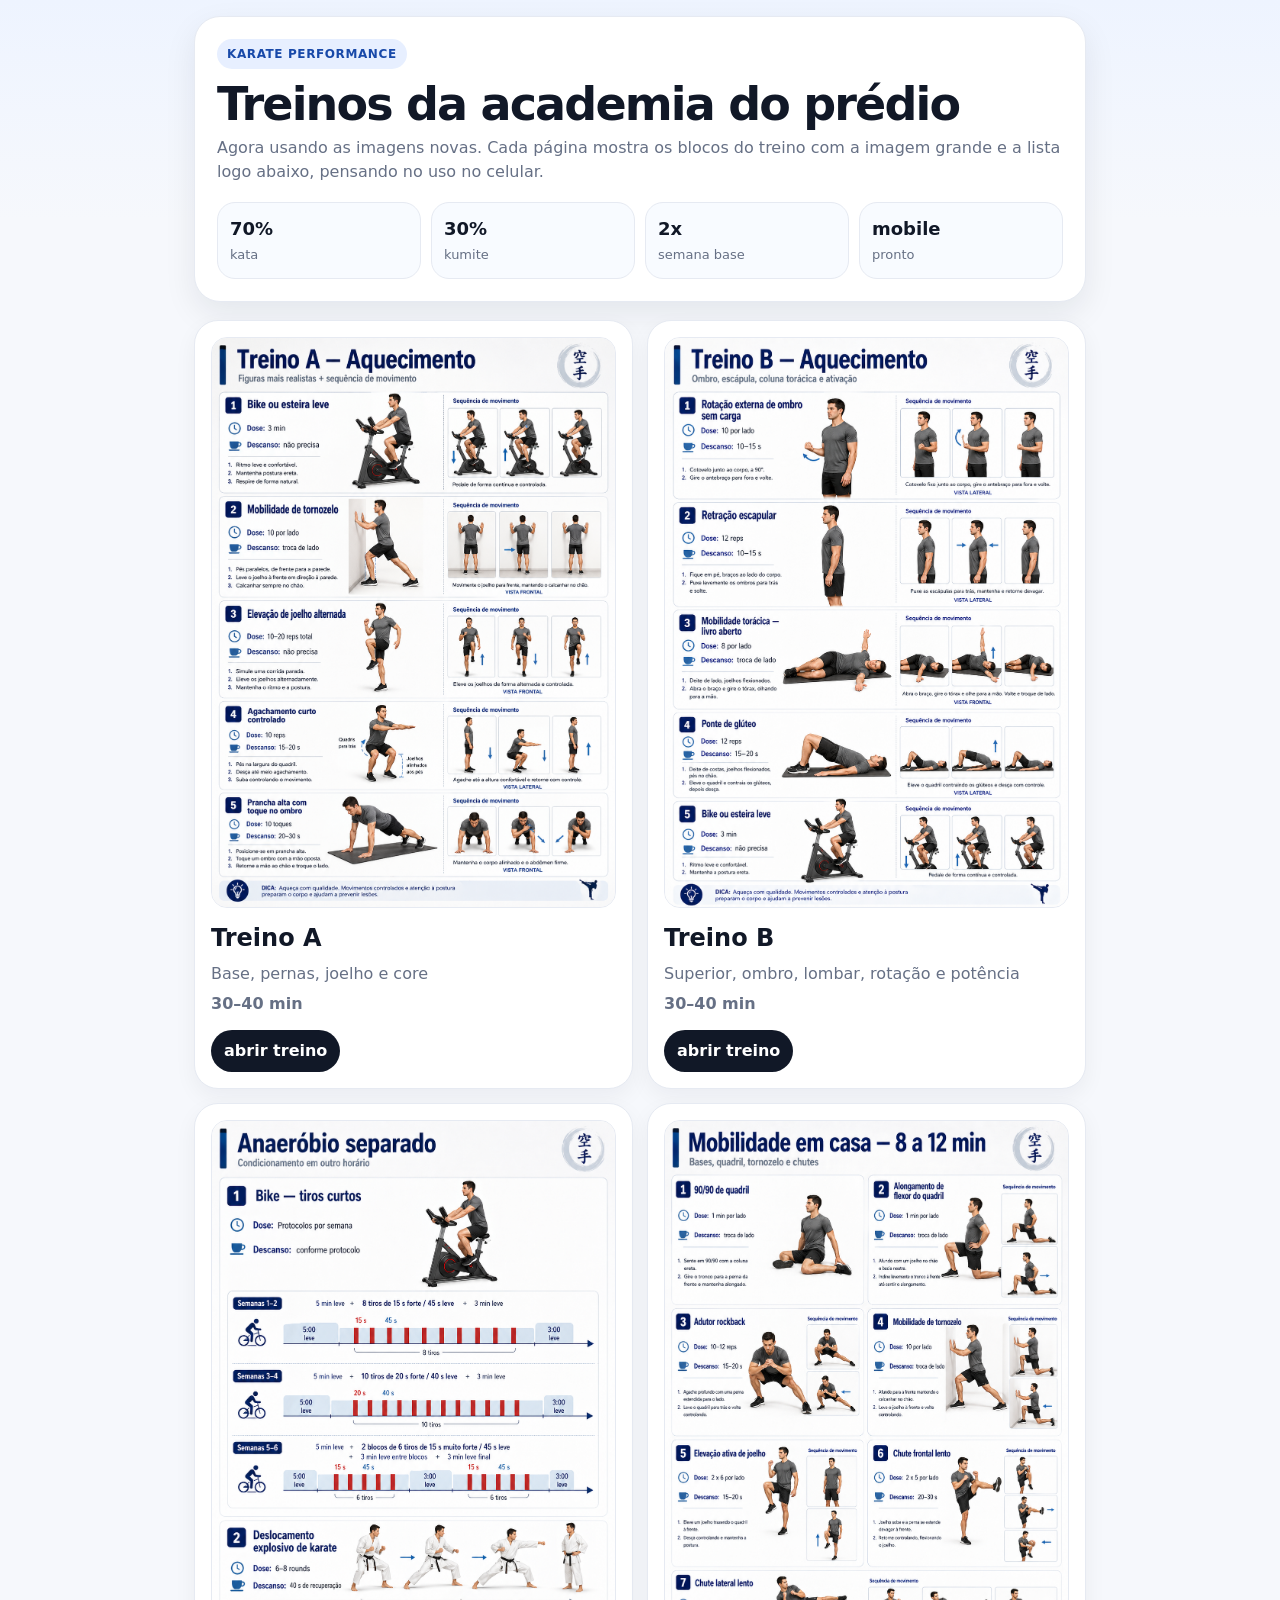
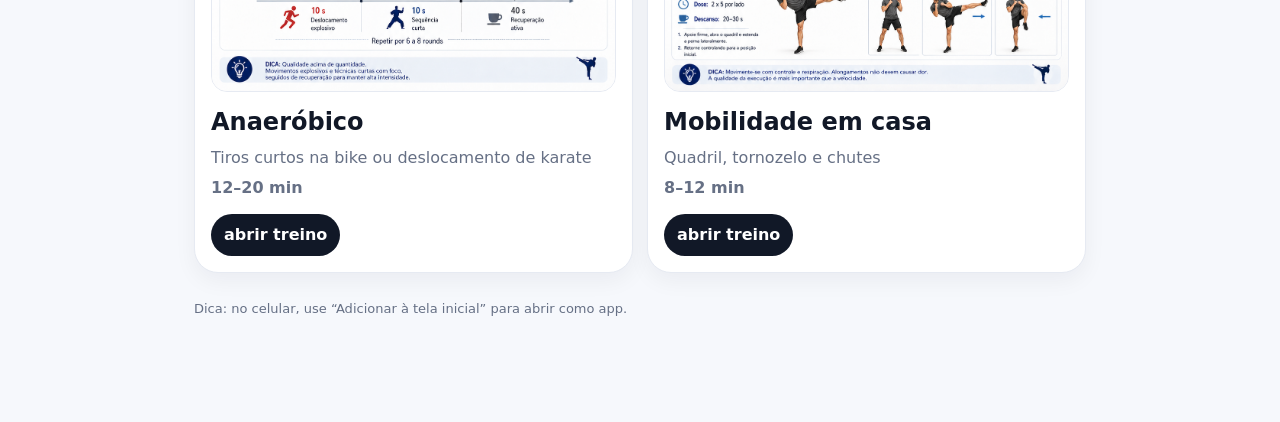
<file: index.html>
<!doctype html><html lang="pt-br"><head><meta charset="utf-8"><meta name="viewport" content="width=device-width, initial-scale=1"><title>Treinos karate</title><link rel="stylesheet" href="styles.css"></head><body data-page="home"><main class="page"><header class="hero"><span class="eyebrow">karate performance</span><h1>Treinos da academia do prédio</h1><p class="lead">Agora usando as imagens novas. Cada página mostra os blocos do treino com a imagem grande e a lista logo abaixo, pensando no uso no celular.</p><div class="quick"><div><b>70%</b><span>kata</span></div><div><b>30%</b><span>kumite</span></div><div><b>2x</b><span>semana base</span></div><div><b>mobile</b><span>pronto</span></div></div></header><section class="home-grid"><a class="home-card" href="treino-a.html"><img src="assets/treino-a-1.png" alt="Treino A"><h2>Treino A</h2><p>Base, pernas, joelho e core</p><p><b>30–40 min</b></p><span class="go">abrir treino</span></a><a class="home-card" href="treino-b.html"><img src="assets/treino-b-1.png" alt="Treino B"><h2>Treino B</h2><p>Superior, ombro, lombar, rotação e potência</p><p><b>30–40 min</b></p><span class="go">abrir treino</span></a><a class="home-card" href="anaerobico.html"><img src="assets/anaerobico-1.png" alt="Anaeróbico"><h2>Anaeróbico</h2><p>Tiros curtos na bike ou deslocamento de karate</p><p><b>12–20 min</b></p><span class="go">abrir treino</span></a><a class="home-card" href="mobilidade.html"><img src="assets/mobilidade-1.png" alt="Mobilidade em casa"><h2>Mobilidade em casa</h2><p>Quadril, tornozelo e chutes</p><p><b>8–12 min</b></p><span class="go">abrir treino</span></a></section><p class="footer">Dica: no celular, use “Adicionar à tela inicial” para abrir como app.</p></main><script src="app.js"></script></body></html>
</file>
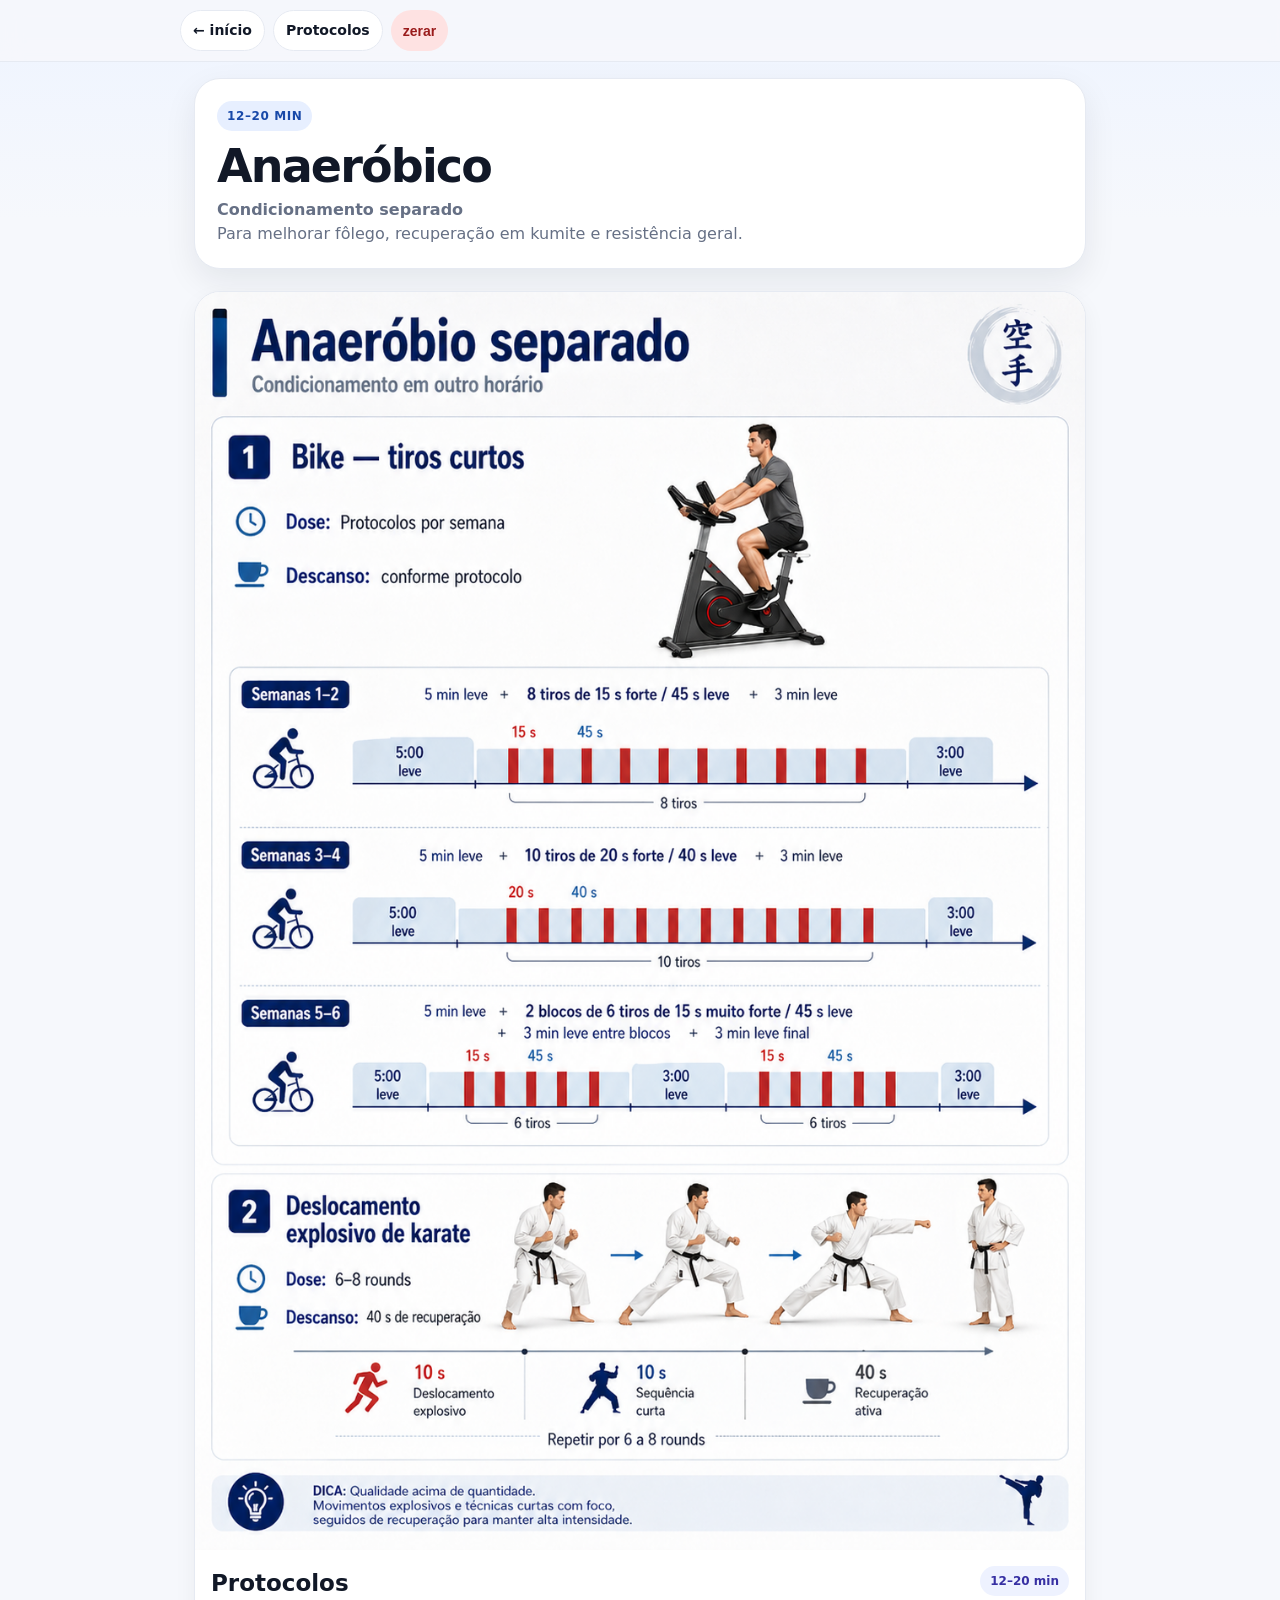
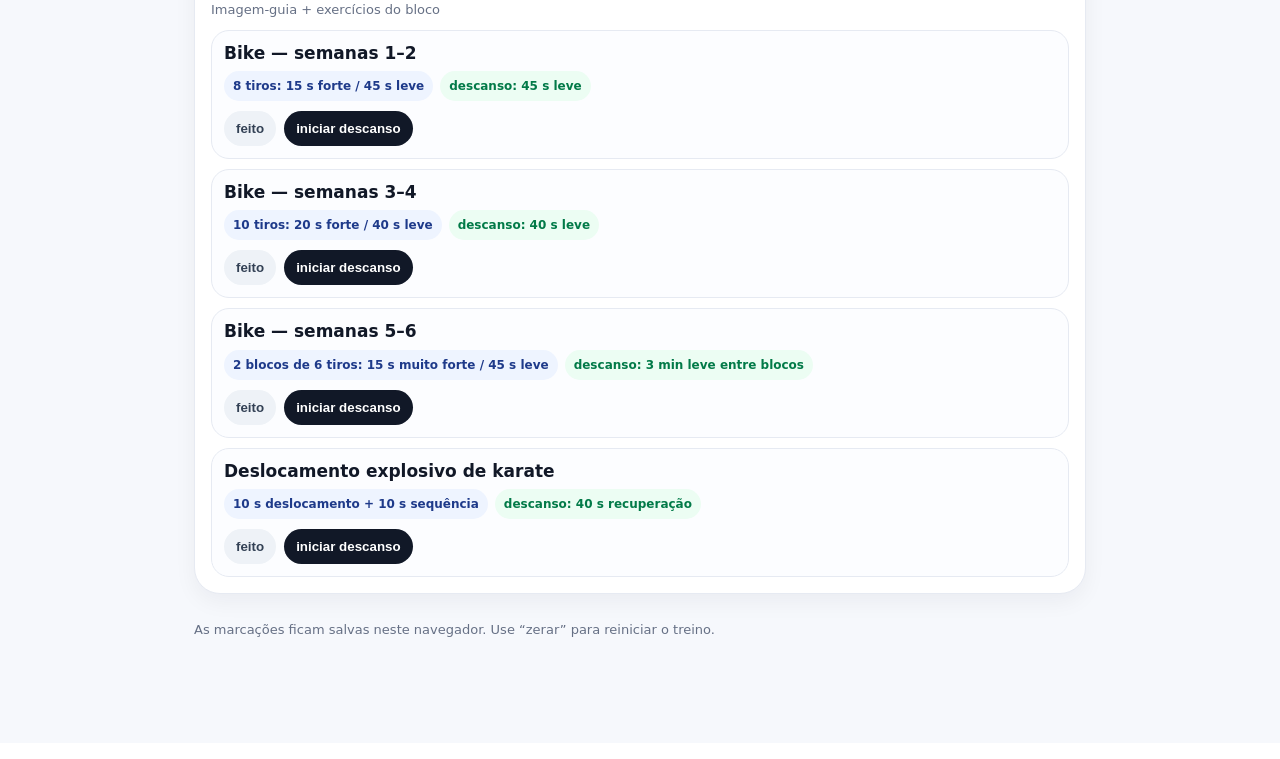
<file: anaerobico.html>
<!doctype html><html lang="pt-br"><head><meta charset="utf-8"><meta name="viewport" content="width=device-width, initial-scale=1"><title>Anaeróbico — karate</title><link rel="stylesheet" href="styles.css"></head><body data-page="anaerobico"><div class="topbar"><div class="topbar-inner"><a class="navbtn" href="index.html">← início</a><a class="navbtn" href="#protocolos">Protocolos</a><button class="navbtn resetbtn reset-all" type="button">zerar</button></div></div><main class="page"><header class="hero"><span class="eyebrow">12–20 min</span><h1>Anaeróbico</h1><p class="lead"><b>Condicionamento separado</b><br>Para melhorar fôlego, recuperação em kumite e resistência geral.</p></header><section class="section" id="protocolos"><img src="assets/anaerobico-1.png" alt="Protocolos"><div class="section-body"><div class="section-head"><div><h2>Protocolos</h2><div class="muted">Imagem-guia + exercícios do bloco</div></div><span class="badge">12–20 min</span></div><div class="list"><article class="item" data-id="bike-semanas-1-2-1"><div class="item-top"><div><h3>Bike — semanas 1–2</h3><div class="meta"><span class="pill dose">8 tiros: 15 s forte / 45 s leve</span><span class="pill rest">descanso: 45 s leve</span></div></div></div><div class="checkrow"><button class="setbtn" type="button">feito</button><button class="timerbtn" type="button" data-seconds="45">iniciar descanso</button></div></article><article class="item" data-id="bike-semanas-3-4-2"><div class="item-top"><div><h3>Bike — semanas 3–4</h3><div class="meta"><span class="pill dose">10 tiros: 20 s forte / 40 s leve</span><span class="pill rest">descanso: 40 s leve</span></div></div></div><div class="checkrow"><button class="setbtn" type="button">feito</button><button class="timerbtn" type="button" data-seconds="40">iniciar descanso</button></div></article><article class="item" data-id="bike-semanas-5-6-3"><div class="item-top"><div><h3>Bike — semanas 5–6</h3><div class="meta"><span class="pill dose">2 blocos de 6 tiros: 15 s muito forte / 45 s leve</span><span class="pill rest">descanso: 3 min leve entre blocos</span></div></div></div><div class="checkrow"><button class="setbtn" type="button">feito</button><button class="timerbtn" type="button" data-seconds="45">iniciar descanso</button></div></article><article class="item" data-id="deslocamento-explosivo-de-karate-4"><div class="item-top"><div><h3>Deslocamento explosivo de karate</h3><div class="meta"><span class="pill dose">10 s deslocamento + 10 s sequência</span><span class="pill rest">descanso: 40 s recuperação</span></div></div></div><div class="checkrow"><button class="setbtn" type="button">feito</button><button class="timerbtn" type="button" data-seconds="40">iniciar descanso</button></div></article></div></div></section><p class="footer">As marcações ficam salvas neste navegador. Use “zerar” para reiniciar o treino.</p></main><div class="timer"><div>Descanso<br><strong id="timerValue">45s</strong></div><button id="closeTimer" type="button">fechar</button></div><script src="app.js"></script></body></html>
</file>
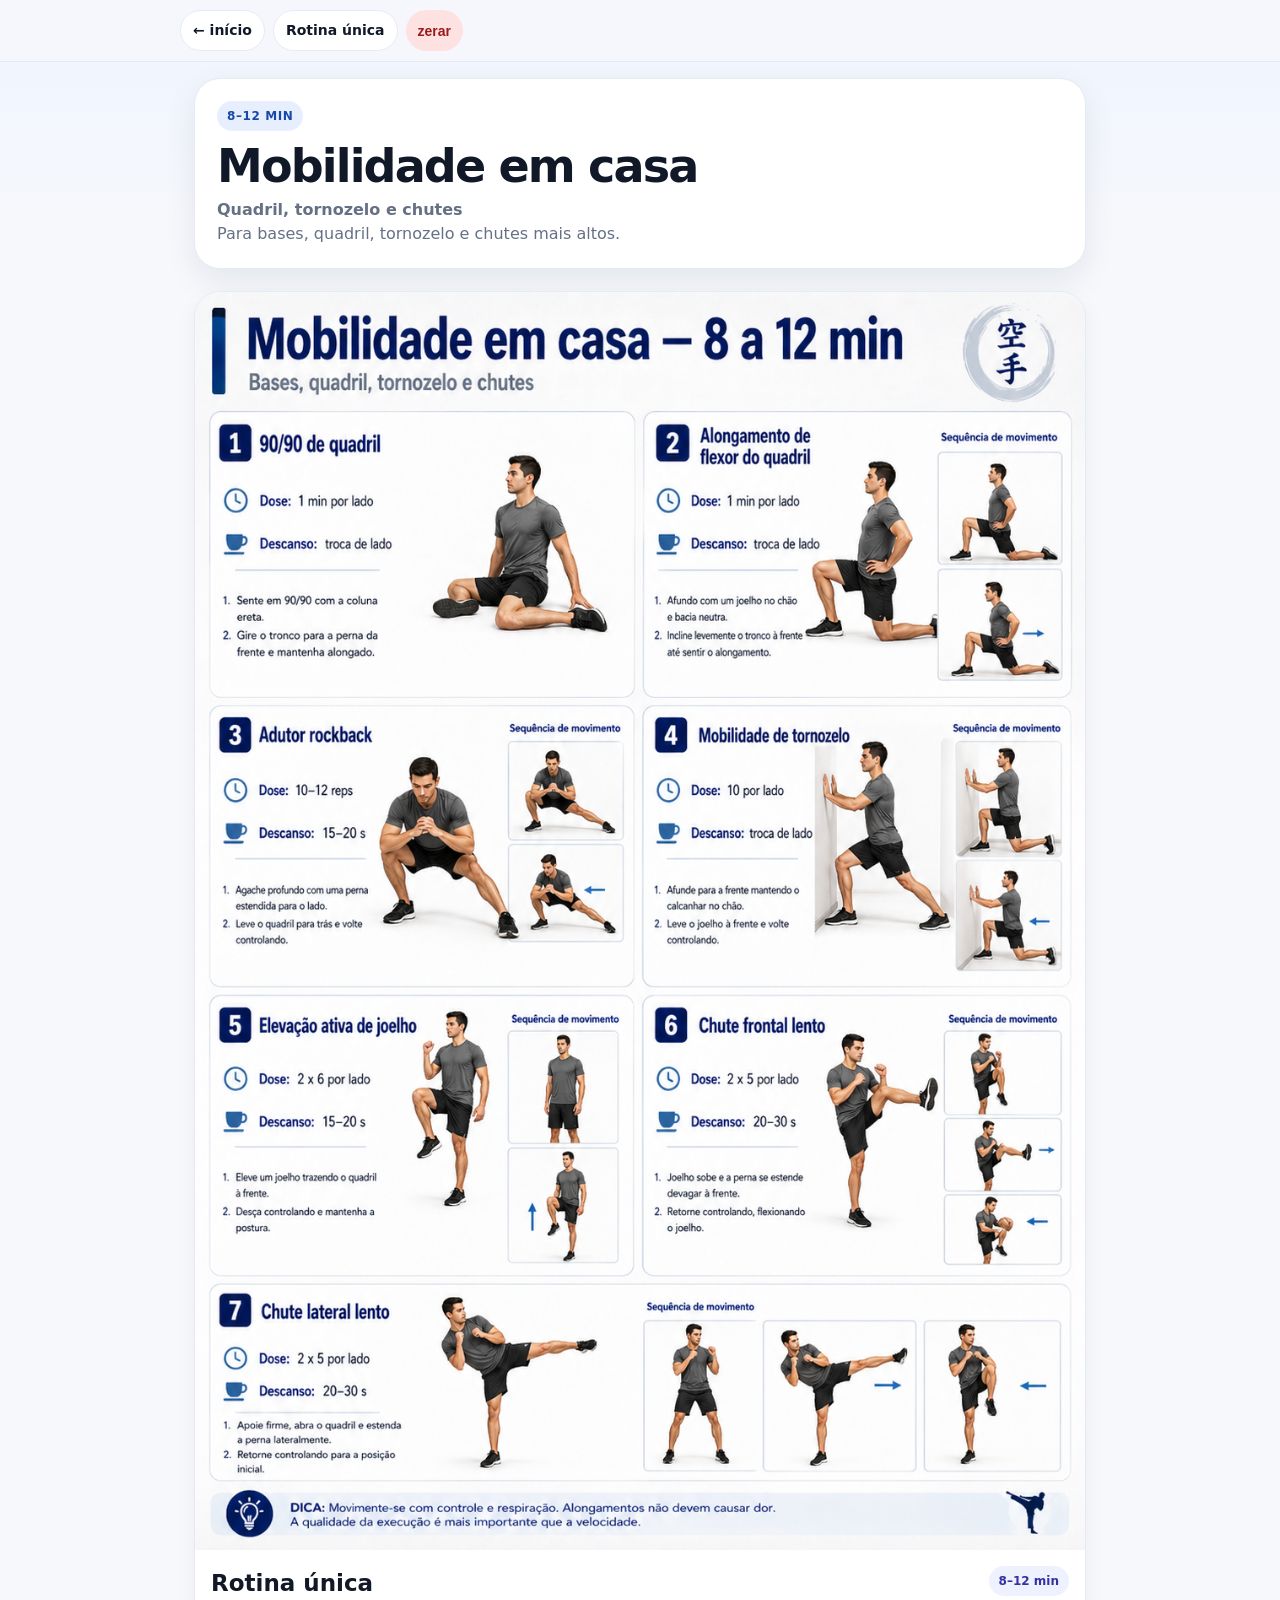
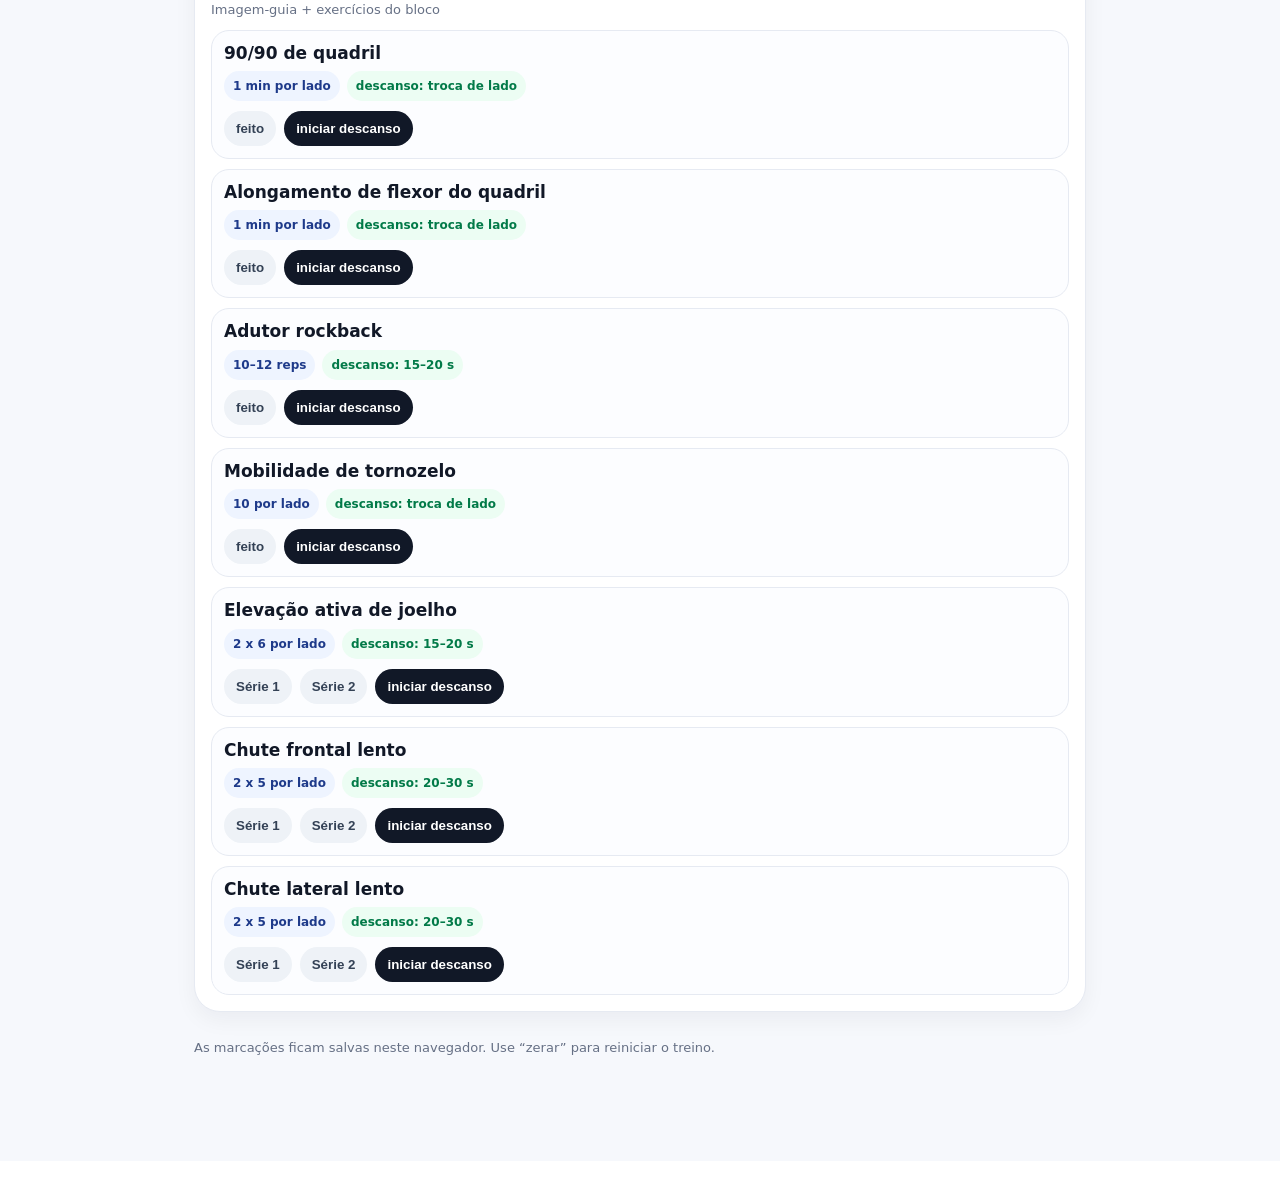
<file: mobilidade.html>
<!doctype html><html lang="pt-br"><head><meta charset="utf-8"><meta name="viewport" content="width=device-width, initial-scale=1"><title>Mobilidade em casa — karate</title><link rel="stylesheet" href="styles.css"></head><body data-page="mobilidade"><div class="topbar"><div class="topbar-inner"><a class="navbtn" href="index.html">← início</a><a class="navbtn" href="#rotina-unica">Rotina única</a><button class="navbtn resetbtn reset-all" type="button">zerar</button></div></div><main class="page"><header class="hero"><span class="eyebrow">8–12 min</span><h1>Mobilidade em casa</h1><p class="lead"><b>Quadril, tornozelo e chutes</b><br>Para bases, quadril, tornozelo e chutes mais altos.</p></header><section class="section" id="rotina-unica"><img src="assets/mobilidade-1.png" alt="Rotina única"><div class="section-body"><div class="section-head"><div><h2>Rotina única</h2><div class="muted">Imagem-guia + exercícios do bloco</div></div><span class="badge">8–12 min</span></div><div class="list"><article class="item" data-id="90-90-de-quadril-1"><div class="item-top"><div><h3>90/90 de quadril</h3><div class="meta"><span class="pill dose">1 min por lado</span><span class="pill rest">descanso: troca de lado</span></div></div></div><div class="checkrow"><button class="setbtn" type="button">feito</button><button class="timerbtn" type="button" data-seconds="45">iniciar descanso</button></div></article><article class="item" data-id="alongamento-de-flexor-do-quadril-2"><div class="item-top"><div><h3>Alongamento de flexor do quadril</h3><div class="meta"><span class="pill dose">1 min por lado</span><span class="pill rest">descanso: troca de lado</span></div></div></div><div class="checkrow"><button class="setbtn" type="button">feito</button><button class="timerbtn" type="button" data-seconds="45">iniciar descanso</button></div></article><article class="item" data-id="adutor-rockback-3"><div class="item-top"><div><h3>Adutor rockback</h3><div class="meta"><span class="pill dose">10–12 reps</span><span class="pill rest">descanso: 15–20 s</span></div></div></div><div class="checkrow"><button class="setbtn" type="button">feito</button><button class="timerbtn" type="button" data-seconds="20">iniciar descanso</button></div></article><article class="item" data-id="mobilidade-de-tornozelo-4"><div class="item-top"><div><h3>Mobilidade de tornozelo</h3><div class="meta"><span class="pill dose">10 por lado</span><span class="pill rest">descanso: troca de lado</span></div></div></div><div class="checkrow"><button class="setbtn" type="button">feito</button><button class="timerbtn" type="button" data-seconds="45">iniciar descanso</button></div></article><article class="item" data-id="elevacao-ativa-de-joelho-5"><div class="item-top"><div><h3>Elevação ativa de joelho</h3><div class="meta"><span class="pill dose">2 x 6 por lado</span><span class="pill rest">descanso: 15–20 s</span></div></div></div><div class="checkrow"><button class="setbtn" type="button">Série 1</button><button class="setbtn" type="button">Série 2</button><button class="timerbtn" type="button" data-seconds="20">iniciar descanso</button></div></article><article class="item" data-id="chute-frontal-lento-6"><div class="item-top"><div><h3>Chute frontal lento</h3><div class="meta"><span class="pill dose">2 x 5 por lado</span><span class="pill rest">descanso: 20–30 s</span></div></div></div><div class="checkrow"><button class="setbtn" type="button">Série 1</button><button class="setbtn" type="button">Série 2</button><button class="timerbtn" type="button" data-seconds="30">iniciar descanso</button></div></article><article class="item" data-id="chute-lateral-lento-7"><div class="item-top"><div><h3>Chute lateral lento</h3><div class="meta"><span class="pill dose">2 x 5 por lado</span><span class="pill rest">descanso: 20–30 s</span></div></div></div><div class="checkrow"><button class="setbtn" type="button">Série 1</button><button class="setbtn" type="button">Série 2</button><button class="timerbtn" type="button" data-seconds="30">iniciar descanso</button></div></article></div></div></section><p class="footer">As marcações ficam salvas neste navegador. Use “zerar” para reiniciar o treino.</p></main><div class="timer"><div>Descanso<br><strong id="timerValue">45s</strong></div><button id="closeTimer" type="button">fechar</button></div><script src="app.js"></script></body></html>
</file>
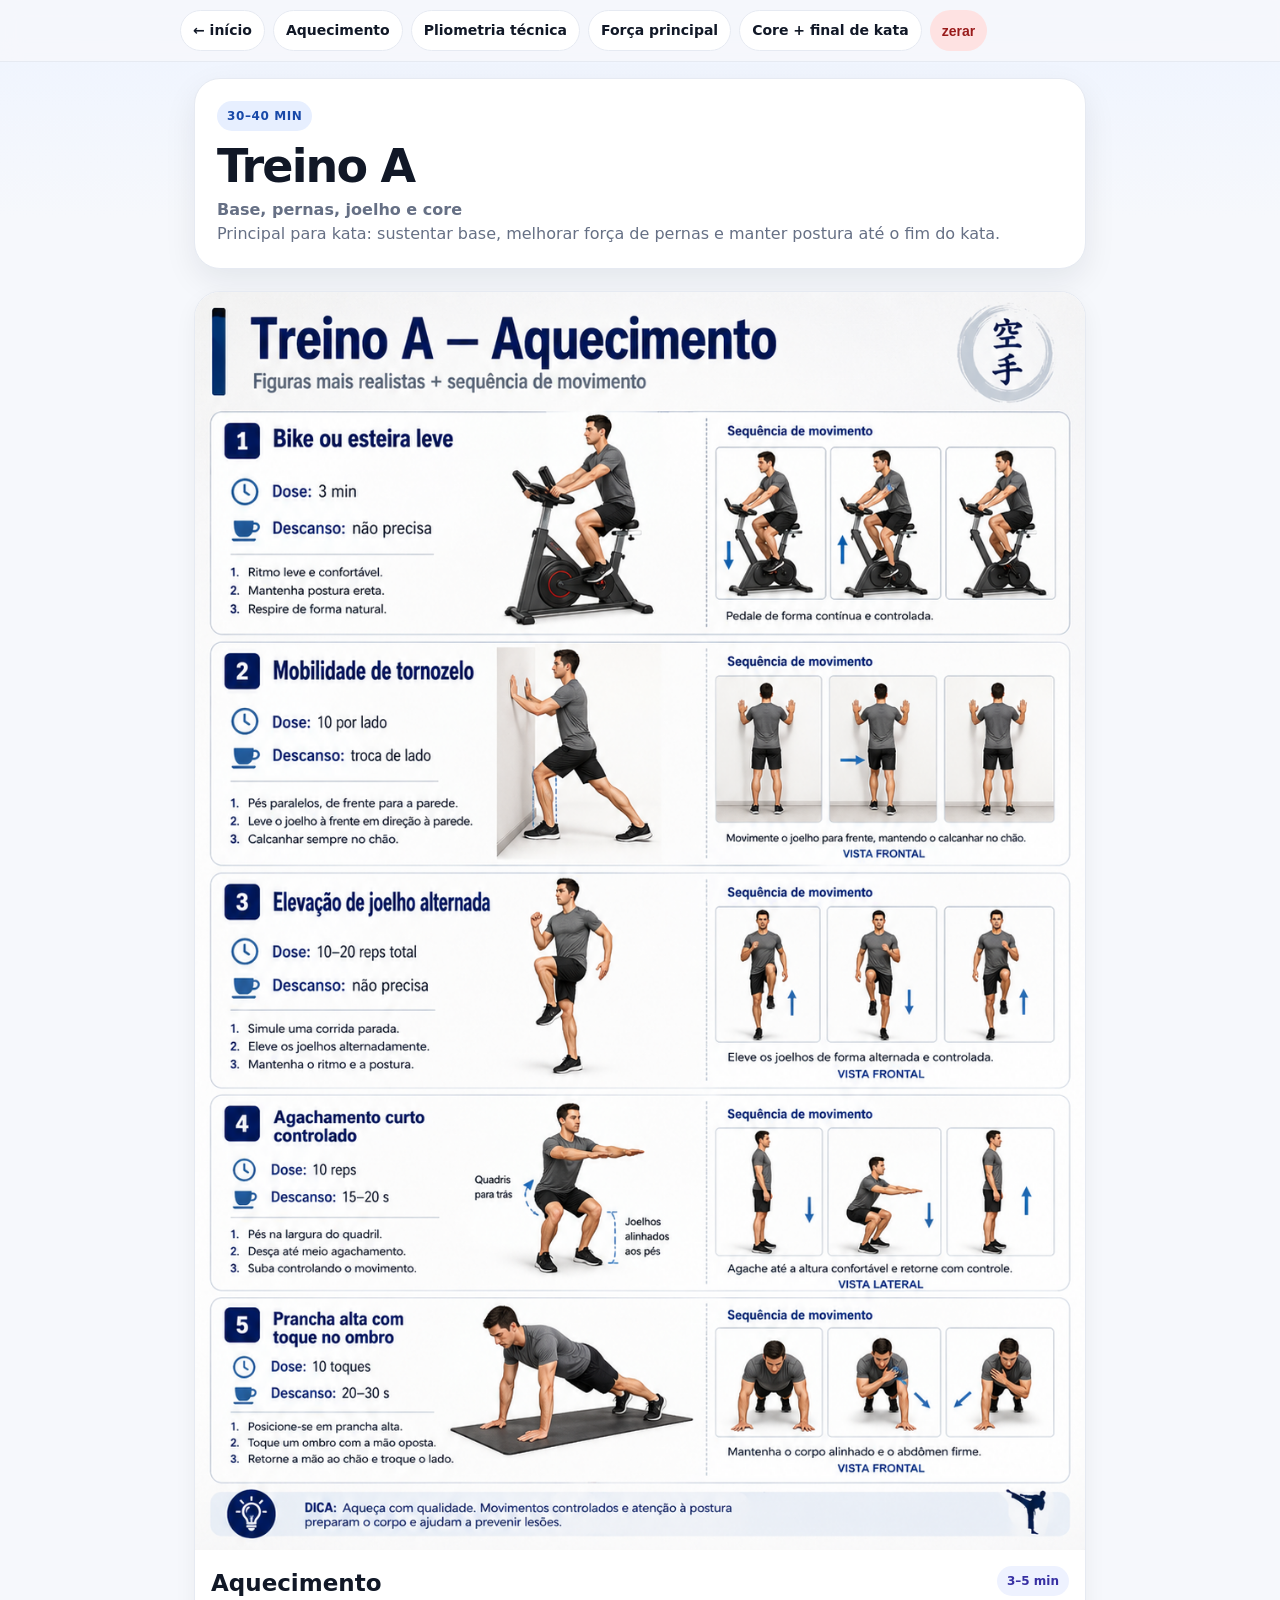
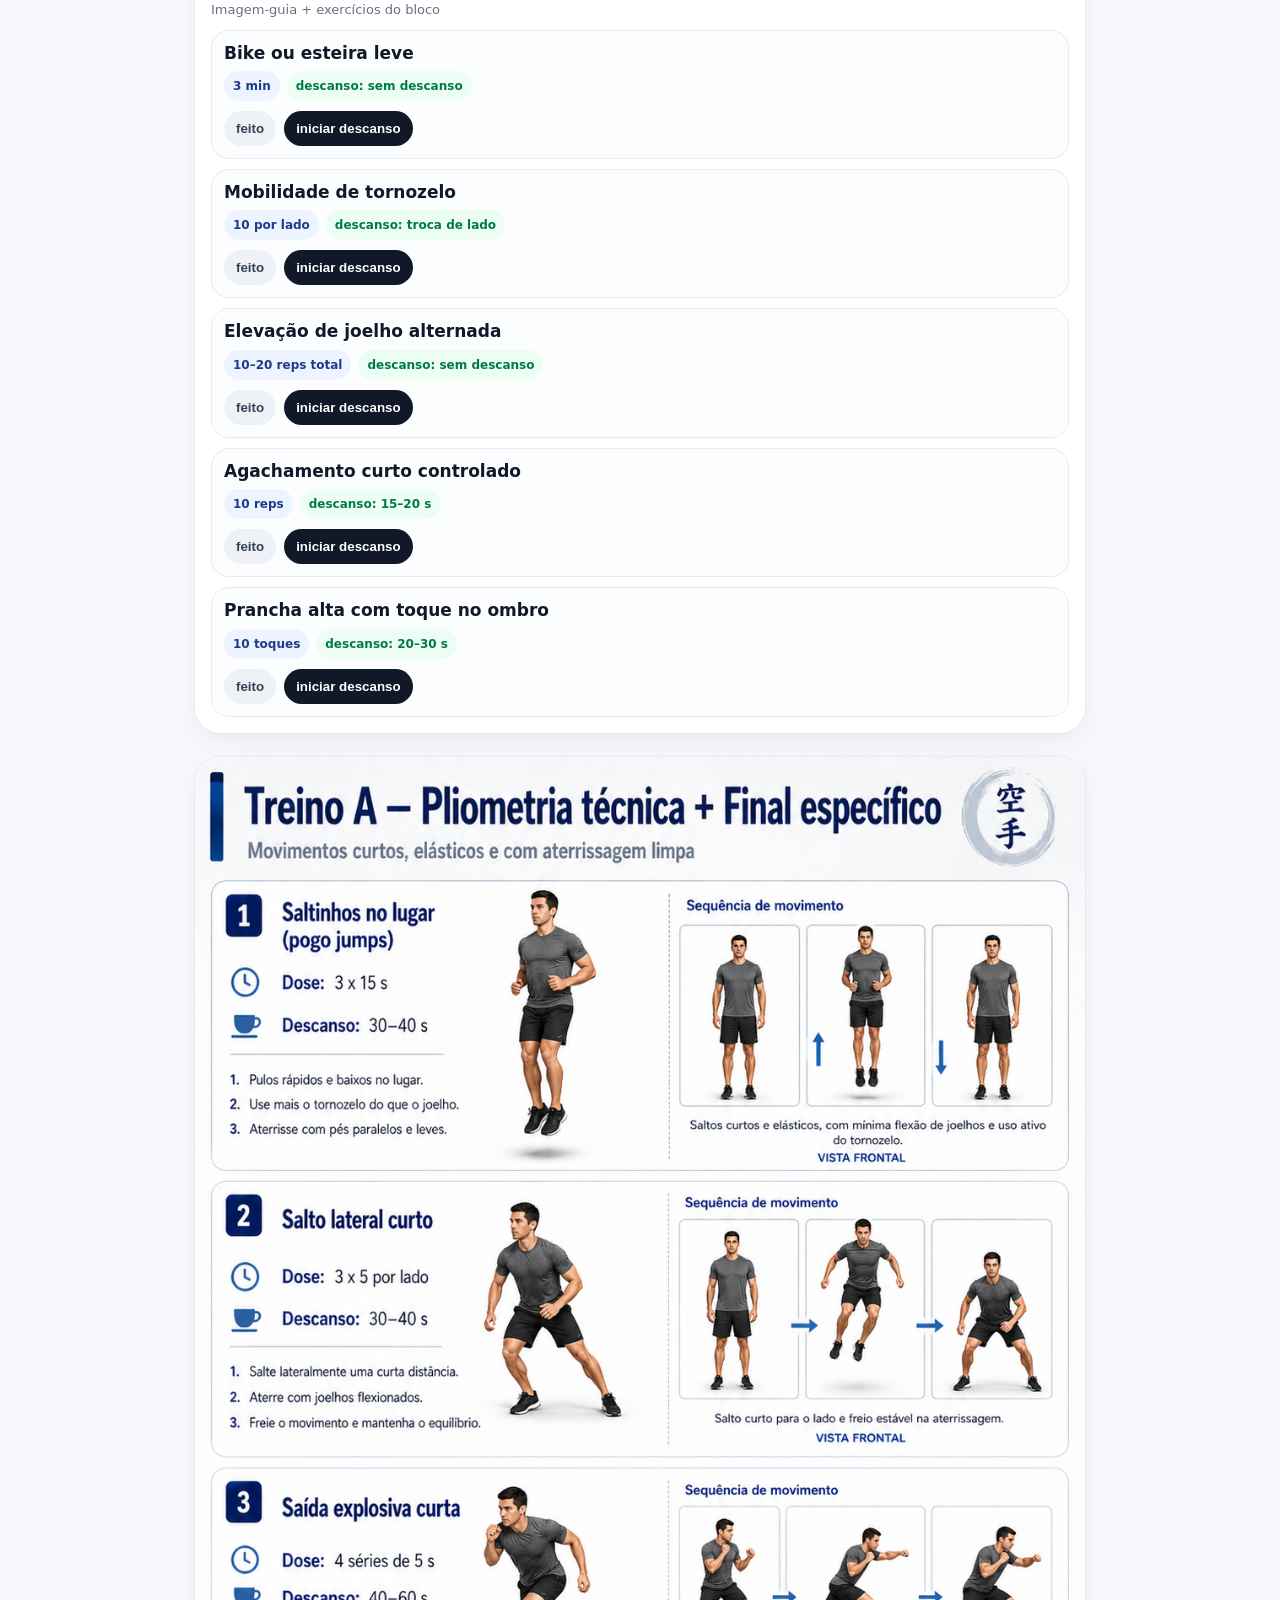
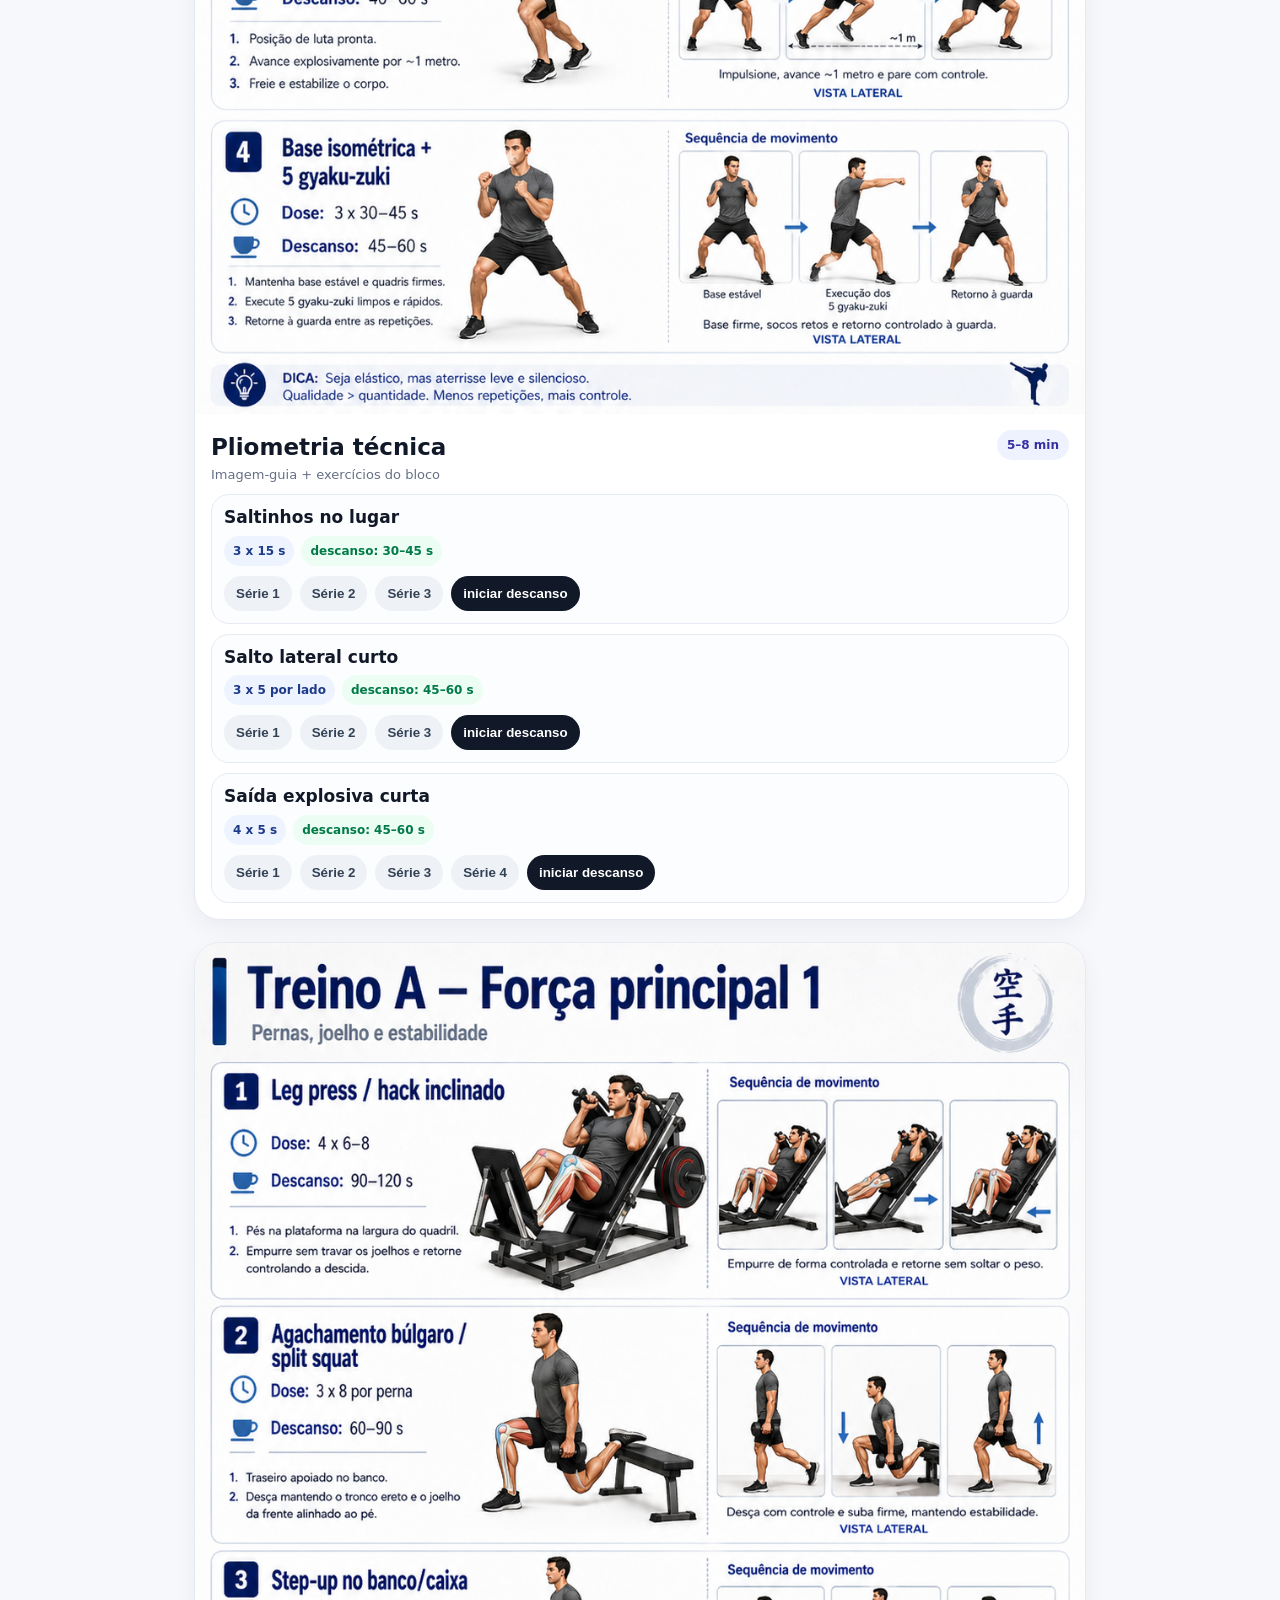
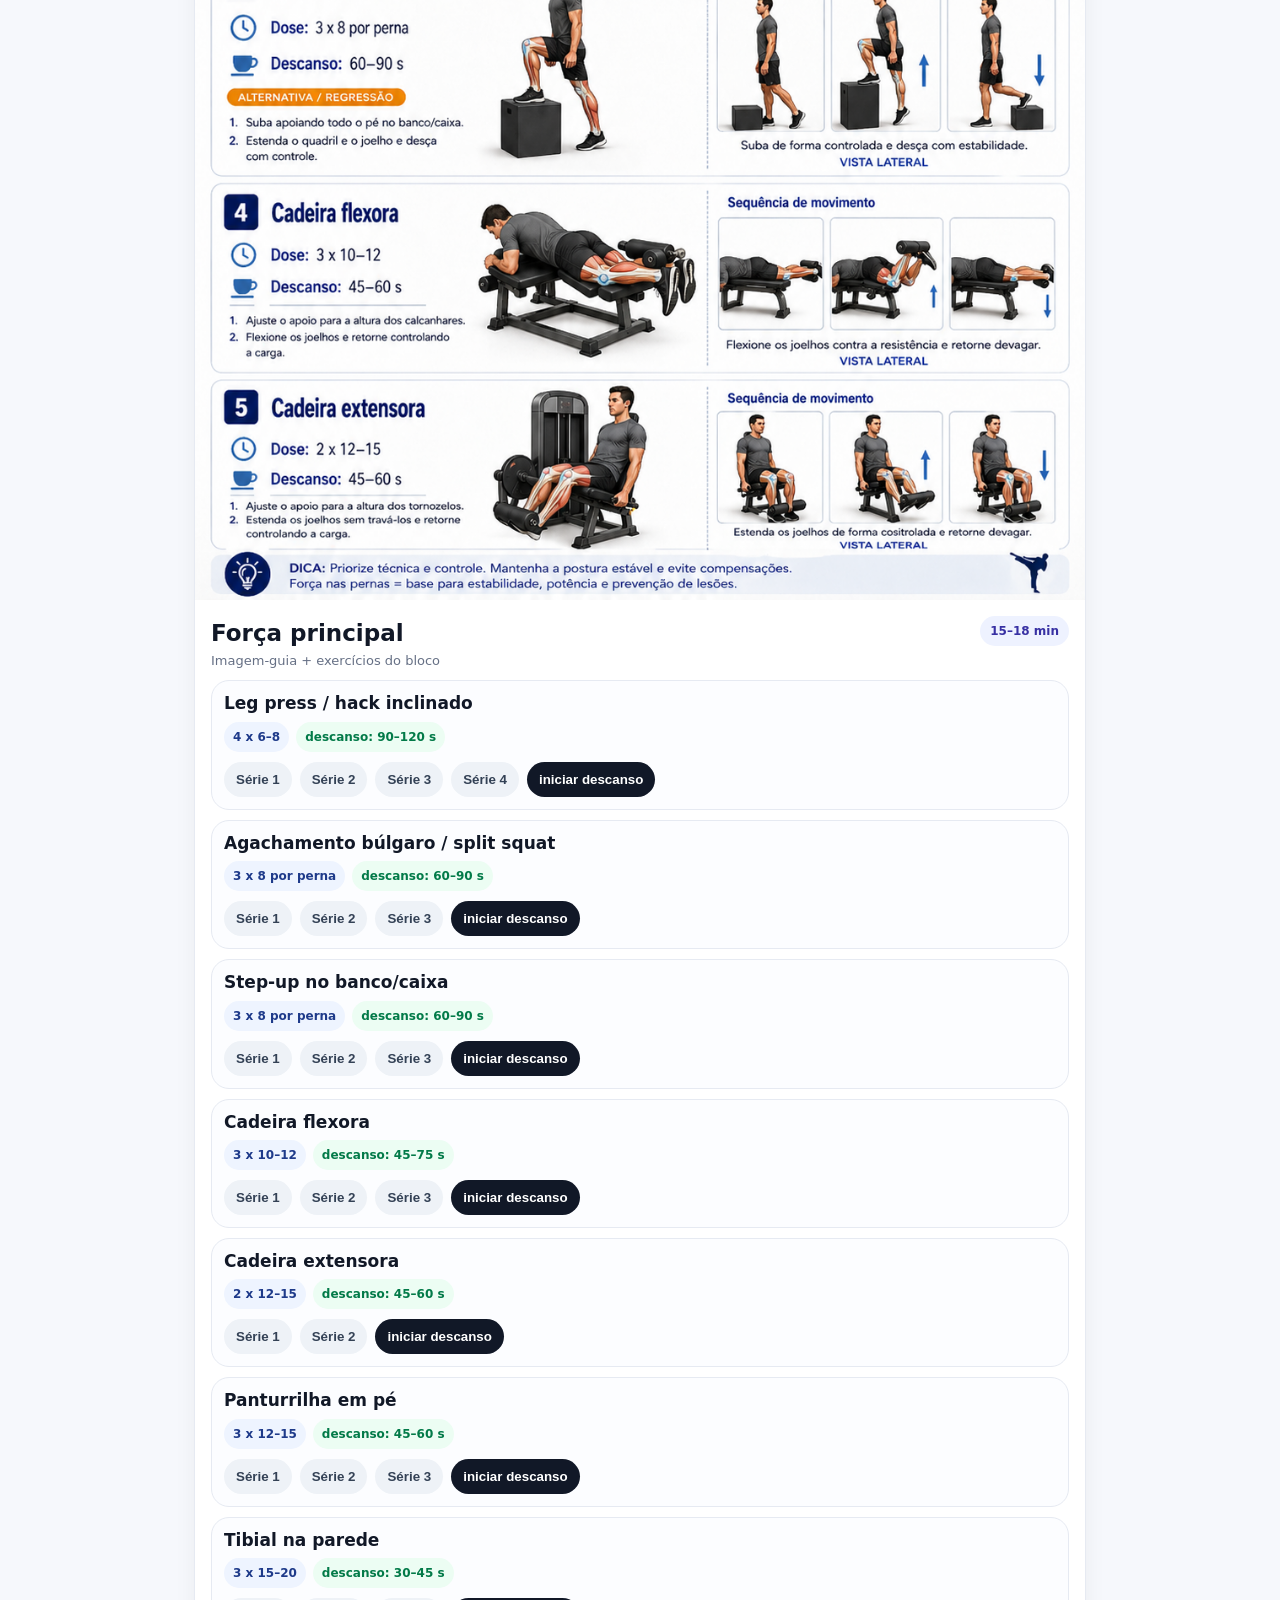
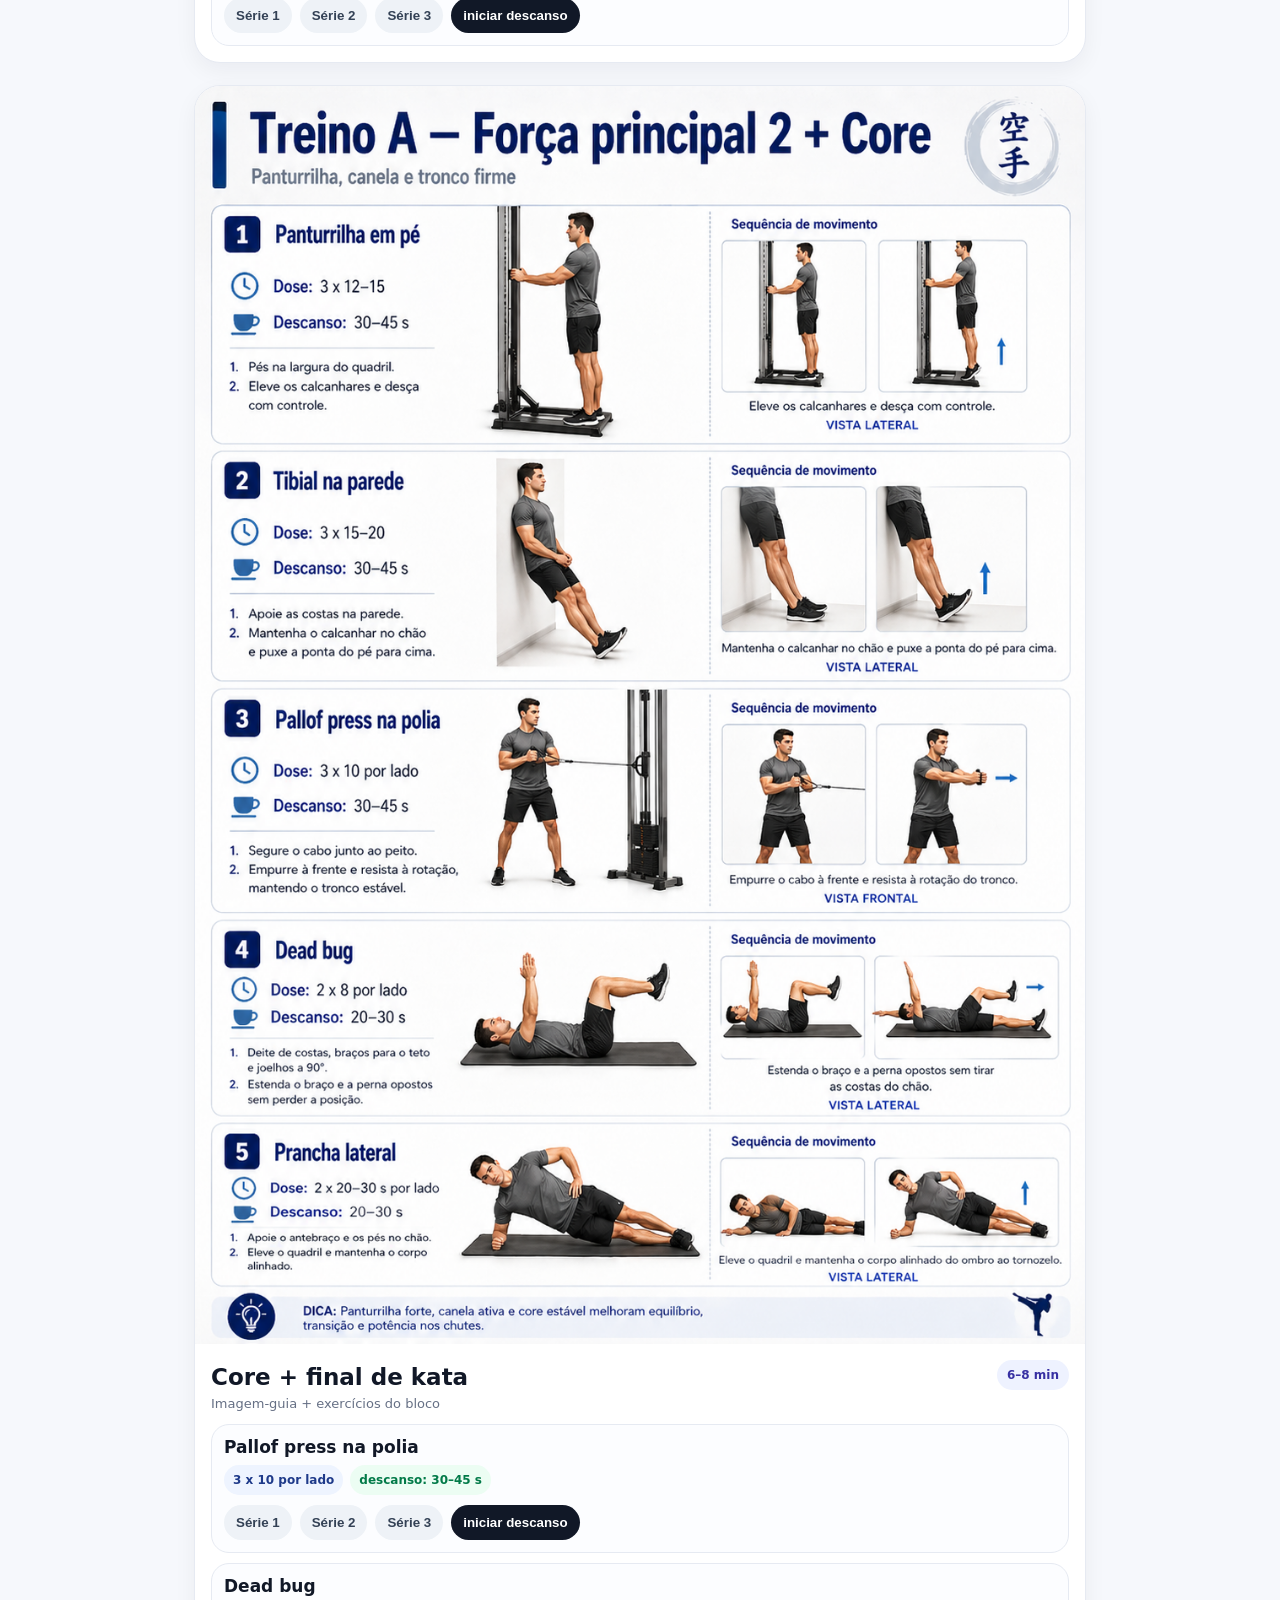
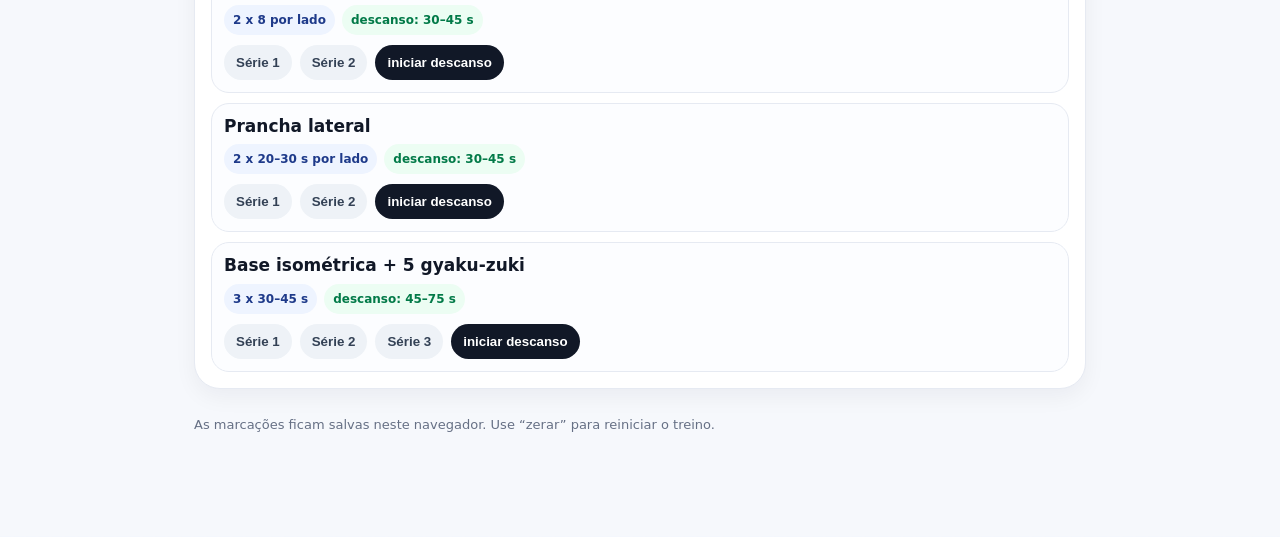
<file: treino-a.html>
<!doctype html><html lang="pt-br"><head><meta charset="utf-8"><meta name="viewport" content="width=device-width, initial-scale=1"><title>Treino A — karate</title><link rel="stylesheet" href="styles.css"></head><body data-page="treino-a"><div class="topbar"><div class="topbar-inner"><a class="navbtn" href="index.html">← início</a><a class="navbtn" href="#aquecimento">Aquecimento</a><a class="navbtn" href="#pliometria-tecnica">Pliometria técnica</a><a class="navbtn" href="#forca-principal">Força principal</a><a class="navbtn" href="#core-final-de-kata">Core + final de kata</a><button class="navbtn resetbtn reset-all" type="button">zerar</button></div></div><main class="page"><header class="hero"><span class="eyebrow">30–40 min</span><h1>Treino A</h1><p class="lead"><b>Base, pernas, joelho e core</b><br>Principal para kata: sustentar base, melhorar força de pernas e manter postura até o fim do kata.</p></header><section class="section" id="aquecimento"><img src="assets/treino-a-1.png" alt="Aquecimento"><div class="section-body"><div class="section-head"><div><h2>Aquecimento</h2><div class="muted">Imagem-guia + exercícios do bloco</div></div><span class="badge">3–5 min</span></div><div class="list"><article class="item" data-id="bike-ou-esteira-leve-1"><div class="item-top"><div><h3>Bike ou esteira leve</h3><div class="meta"><span class="pill dose">3 min</span><span class="pill rest">descanso: sem descanso</span></div></div></div><div class="checkrow"><button class="setbtn" type="button">feito</button><button class="timerbtn" type="button" data-seconds="45">iniciar descanso</button></div></article><article class="item" data-id="mobilidade-de-tornozelo-2"><div class="item-top"><div><h3>Mobilidade de tornozelo</h3><div class="meta"><span class="pill dose">10 por lado</span><span class="pill rest">descanso: troca de lado</span></div></div></div><div class="checkrow"><button class="setbtn" type="button">feito</button><button class="timerbtn" type="button" data-seconds="45">iniciar descanso</button></div></article><article class="item" data-id="elevacao-de-joelho-alternada-3"><div class="item-top"><div><h3>Elevação de joelho alternada</h3><div class="meta"><span class="pill dose">10–20 reps total</span><span class="pill rest">descanso: sem descanso</span></div></div></div><div class="checkrow"><button class="setbtn" type="button">feito</button><button class="timerbtn" type="button" data-seconds="45">iniciar descanso</button></div></article><article class="item" data-id="agachamento-curto-controlado-4"><div class="item-top"><div><h3>Agachamento curto controlado</h3><div class="meta"><span class="pill dose">10 reps</span><span class="pill rest">descanso: 15–20 s</span></div></div></div><div class="checkrow"><button class="setbtn" type="button">feito</button><button class="timerbtn" type="button" data-seconds="20">iniciar descanso</button></div></article><article class="item" data-id="prancha-alta-com-toque-no-ombro-5"><div class="item-top"><div><h3>Prancha alta com toque no ombro</h3><div class="meta"><span class="pill dose">10 toques</span><span class="pill rest">descanso: 20–30 s</span></div></div></div><div class="checkrow"><button class="setbtn" type="button">feito</button><button class="timerbtn" type="button" data-seconds="30">iniciar descanso</button></div></article></div></div></section><section class="section" id="pliometria-tecnica"><img src="assets/treino-a-2.png" alt="Pliometria técnica"><div class="section-body"><div class="section-head"><div><h2>Pliometria técnica</h2><div class="muted">Imagem-guia + exercícios do bloco</div></div><span class="badge">5–8 min</span></div><div class="list"><article class="item" data-id="saltinhos-no-lugar-6"><div class="item-top"><div><h3>Saltinhos no lugar</h3><div class="meta"><span class="pill dose">3 x 15 s</span><span class="pill rest">descanso: 30–45 s</span></div></div></div><div class="checkrow"><button class="setbtn" type="button">Série 1</button><button class="setbtn" type="button">Série 2</button><button class="setbtn" type="button">Série 3</button><button class="timerbtn" type="button" data-seconds="45">iniciar descanso</button></div></article><article class="item" data-id="salto-lateral-curto-7"><div class="item-top"><div><h3>Salto lateral curto</h3><div class="meta"><span class="pill dose">3 x 5 por lado</span><span class="pill rest">descanso: 45–60 s</span></div></div></div><div class="checkrow"><button class="setbtn" type="button">Série 1</button><button class="setbtn" type="button">Série 2</button><button class="setbtn" type="button">Série 3</button><button class="timerbtn" type="button" data-seconds="60">iniciar descanso</button></div></article><article class="item" data-id="saida-explosiva-curta-8"><div class="item-top"><div><h3>Saída explosiva curta</h3><div class="meta"><span class="pill dose">4 x 5 s</span><span class="pill rest">descanso: 45–60 s</span></div></div></div><div class="checkrow"><button class="setbtn" type="button">Série 1</button><button class="setbtn" type="button">Série 2</button><button class="setbtn" type="button">Série 3</button><button class="setbtn" type="button">Série 4</button><button class="timerbtn" type="button" data-seconds="60">iniciar descanso</button></div></article></div></div></section><section class="section" id="forca-principal"><img src="assets/treino-a-3.png" alt="Força principal"><div class="section-body"><div class="section-head"><div><h2>Força principal</h2><div class="muted">Imagem-guia + exercícios do bloco</div></div><span class="badge">15–18 min</span></div><div class="list"><article class="item" data-id="leg-press-hack-inclinado-9"><div class="item-top"><div><h3>Leg press / hack inclinado</h3><div class="meta"><span class="pill dose">4 x 6–8</span><span class="pill rest">descanso: 90–120 s</span></div></div></div><div class="checkrow"><button class="setbtn" type="button">Série 1</button><button class="setbtn" type="button">Série 2</button><button class="setbtn" type="button">Série 3</button><button class="setbtn" type="button">Série 4</button><button class="timerbtn" type="button" data-seconds="120">iniciar descanso</button></div></article><article class="item" data-id="agachamento-bulgaro-split-squat-10"><div class="item-top"><div><h3>Agachamento búlgaro / split squat</h3><div class="meta"><span class="pill dose">3 x 8 por perna</span><span class="pill rest">descanso: 60–90 s</span></div></div></div><div class="checkrow"><button class="setbtn" type="button">Série 1</button><button class="setbtn" type="button">Série 2</button><button class="setbtn" type="button">Série 3</button><button class="timerbtn" type="button" data-seconds="90">iniciar descanso</button></div></article><article class="item" data-id="step-up-no-banco-caixa-11"><div class="item-top"><div><h3>Step-up no banco/caixa</h3><div class="meta"><span class="pill dose">3 x 8 por perna</span><span class="pill rest">descanso: 60–90 s</span></div></div></div><div class="checkrow"><button class="setbtn" type="button">Série 1</button><button class="setbtn" type="button">Série 2</button><button class="setbtn" type="button">Série 3</button><button class="timerbtn" type="button" data-seconds="90">iniciar descanso</button></div></article><article class="item" data-id="cadeira-flexora-12"><div class="item-top"><div><h3>Cadeira flexora</h3><div class="meta"><span class="pill dose">3 x 10–12</span><span class="pill rest">descanso: 45–75 s</span></div></div></div><div class="checkrow"><button class="setbtn" type="button">Série 1</button><button class="setbtn" type="button">Série 2</button><button class="setbtn" type="button">Série 3</button><button class="timerbtn" type="button" data-seconds="75">iniciar descanso</button></div></article><article class="item" data-id="cadeira-extensora-13"><div class="item-top"><div><h3>Cadeira extensora</h3><div class="meta"><span class="pill dose">2 x 12–15</span><span class="pill rest">descanso: 45–60 s</span></div></div></div><div class="checkrow"><button class="setbtn" type="button">Série 1</button><button class="setbtn" type="button">Série 2</button><button class="timerbtn" type="button" data-seconds="60">iniciar descanso</button></div></article><article class="item" data-id="panturrilha-em-pe-14"><div class="item-top"><div><h3>Panturrilha em pé</h3><div class="meta"><span class="pill dose">3 x 12–15</span><span class="pill rest">descanso: 45–60 s</span></div></div></div><div class="checkrow"><button class="setbtn" type="button">Série 1</button><button class="setbtn" type="button">Série 2</button><button class="setbtn" type="button">Série 3</button><button class="timerbtn" type="button" data-seconds="60">iniciar descanso</button></div></article><article class="item" data-id="tibial-na-parede-15"><div class="item-top"><div><h3>Tibial na parede</h3><div class="meta"><span class="pill dose">3 x 15–20</span><span class="pill rest">descanso: 30–45 s</span></div></div></div><div class="checkrow"><button class="setbtn" type="button">Série 1</button><button class="setbtn" type="button">Série 2</button><button class="setbtn" type="button">Série 3</button><button class="timerbtn" type="button" data-seconds="45">iniciar descanso</button></div></article></div></div></section><section class="section" id="core-final-de-kata"><img src="assets/treino-a-4.png" alt="Core + final de kata"><div class="section-body"><div class="section-head"><div><h2>Core + final de kata</h2><div class="muted">Imagem-guia + exercícios do bloco</div></div><span class="badge">6–8 min</span></div><div class="list"><article class="item" data-id="pallof-press-na-polia-16"><div class="item-top"><div><h3>Pallof press na polia</h3><div class="meta"><span class="pill dose">3 x 10 por lado</span><span class="pill rest">descanso: 30–45 s</span></div></div></div><div class="checkrow"><button class="setbtn" type="button">Série 1</button><button class="setbtn" type="button">Série 2</button><button class="setbtn" type="button">Série 3</button><button class="timerbtn" type="button" data-seconds="45">iniciar descanso</button></div></article><article class="item" data-id="dead-bug-17"><div class="item-top"><div><h3>Dead bug</h3><div class="meta"><span class="pill dose">2 x 8 por lado</span><span class="pill rest">descanso: 30–45 s</span></div></div></div><div class="checkrow"><button class="setbtn" type="button">Série 1</button><button class="setbtn" type="button">Série 2</button><button class="timerbtn" type="button" data-seconds="45">iniciar descanso</button></div></article><article class="item" data-id="prancha-lateral-18"><div class="item-top"><div><h3>Prancha lateral</h3><div class="meta"><span class="pill dose">2 x 20–30 s por lado</span><span class="pill rest">descanso: 30–45 s</span></div></div></div><div class="checkrow"><button class="setbtn" type="button">Série 1</button><button class="setbtn" type="button">Série 2</button><button class="timerbtn" type="button" data-seconds="45">iniciar descanso</button></div></article><article class="item" data-id="base-isometrica-5-gyaku-zuki-19"><div class="item-top"><div><h3>Base isométrica + 5 gyaku-zuki</h3><div class="meta"><span class="pill dose">3 x 30–45 s</span><span class="pill rest">descanso: 45–75 s</span></div></div></div><div class="checkrow"><button class="setbtn" type="button">Série 1</button><button class="setbtn" type="button">Série 2</button><button class="setbtn" type="button">Série 3</button><button class="timerbtn" type="button" data-seconds="75">iniciar descanso</button></div></article></div></div></section><p class="footer">As marcações ficam salvas neste navegador. Use “zerar” para reiniciar o treino.</p></main><div class="timer"><div>Descanso<br><strong id="timerValue">45s</strong></div><button id="closeTimer" type="button">fechar</button></div><script src="app.js"></script></body></html>
</file>
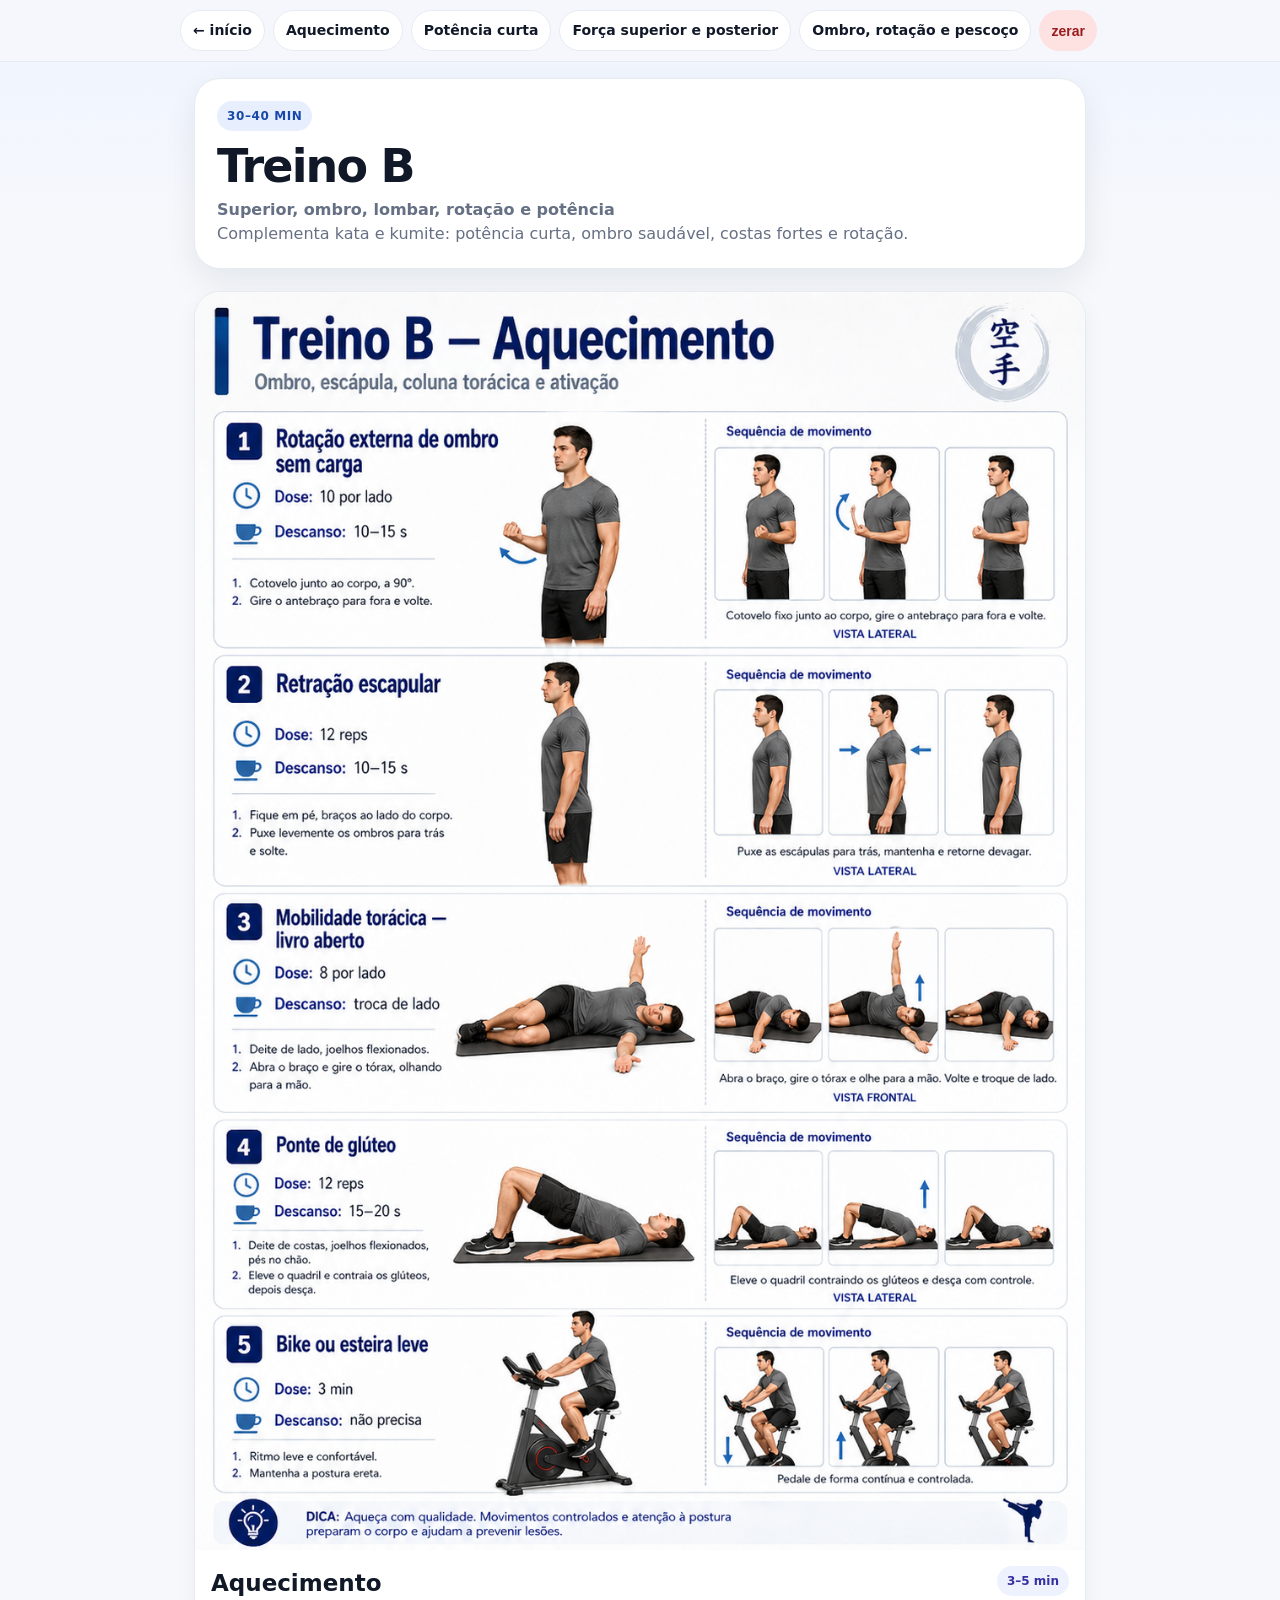
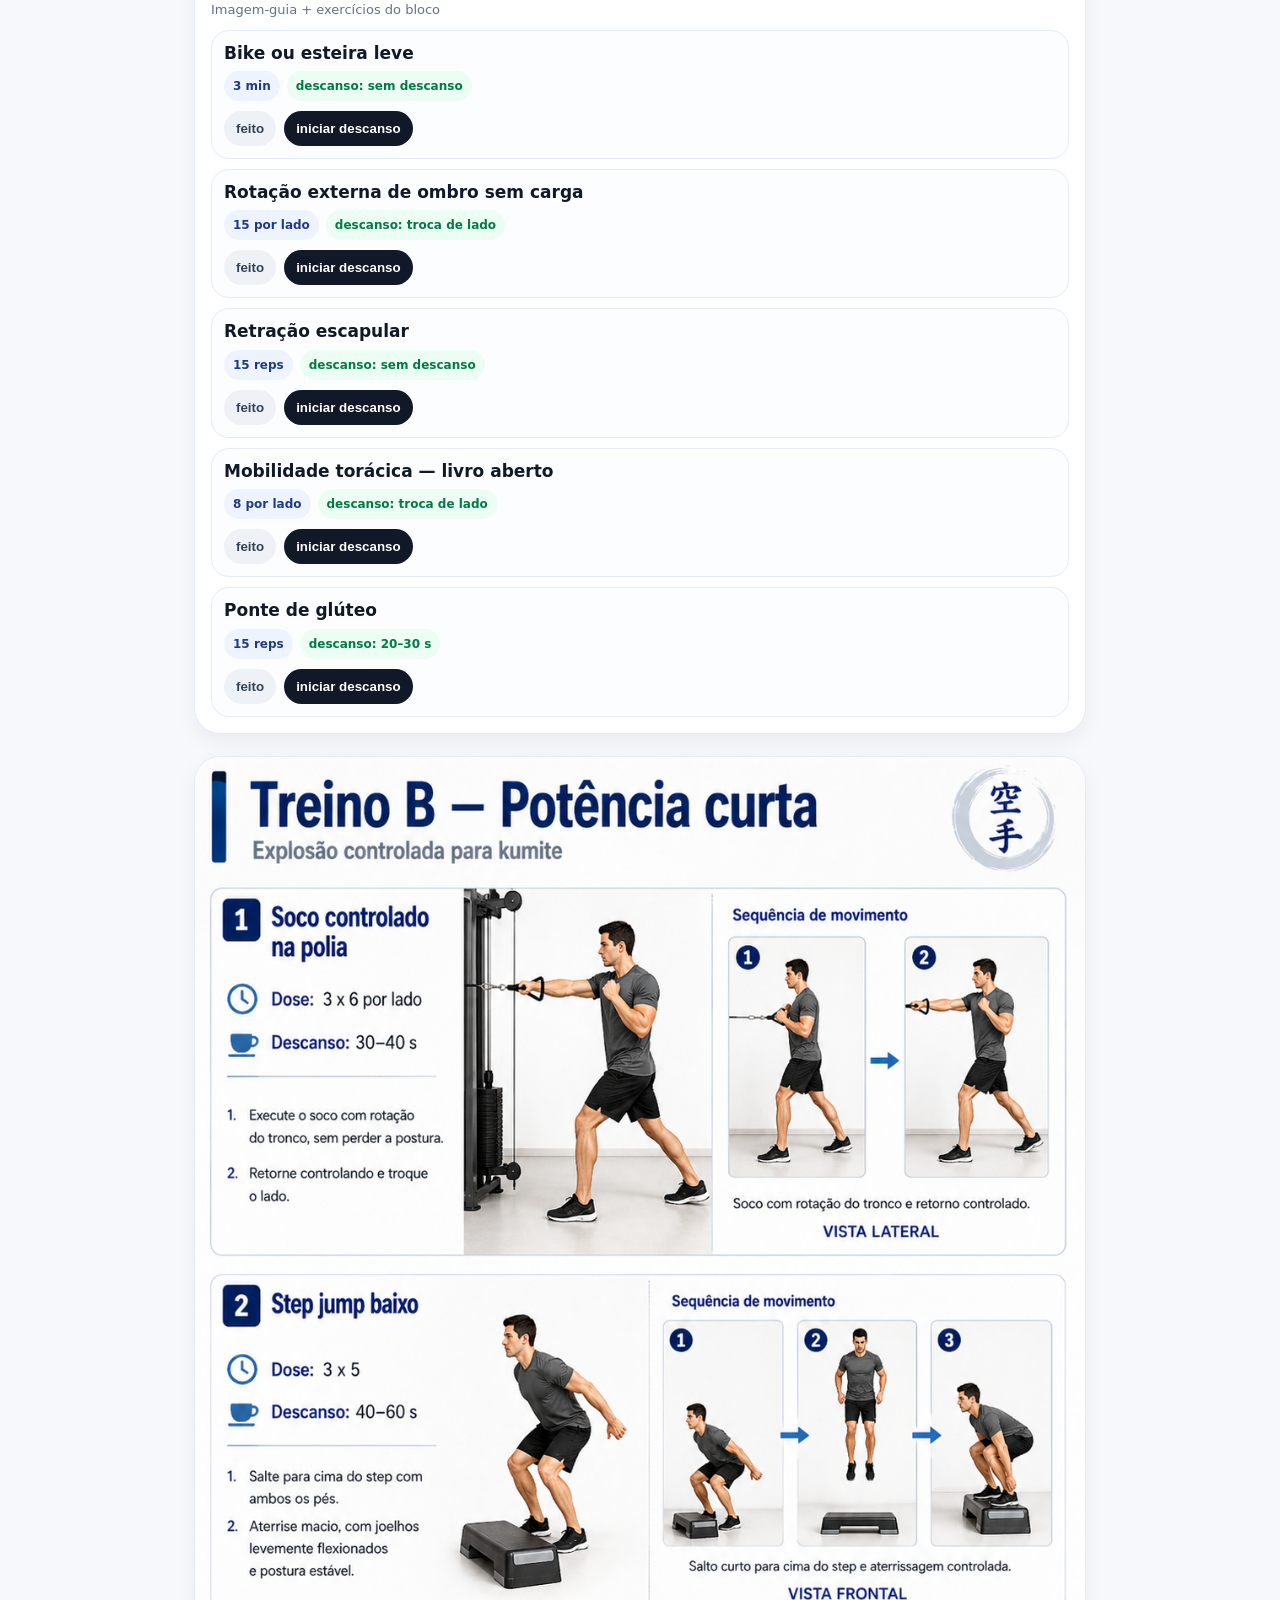
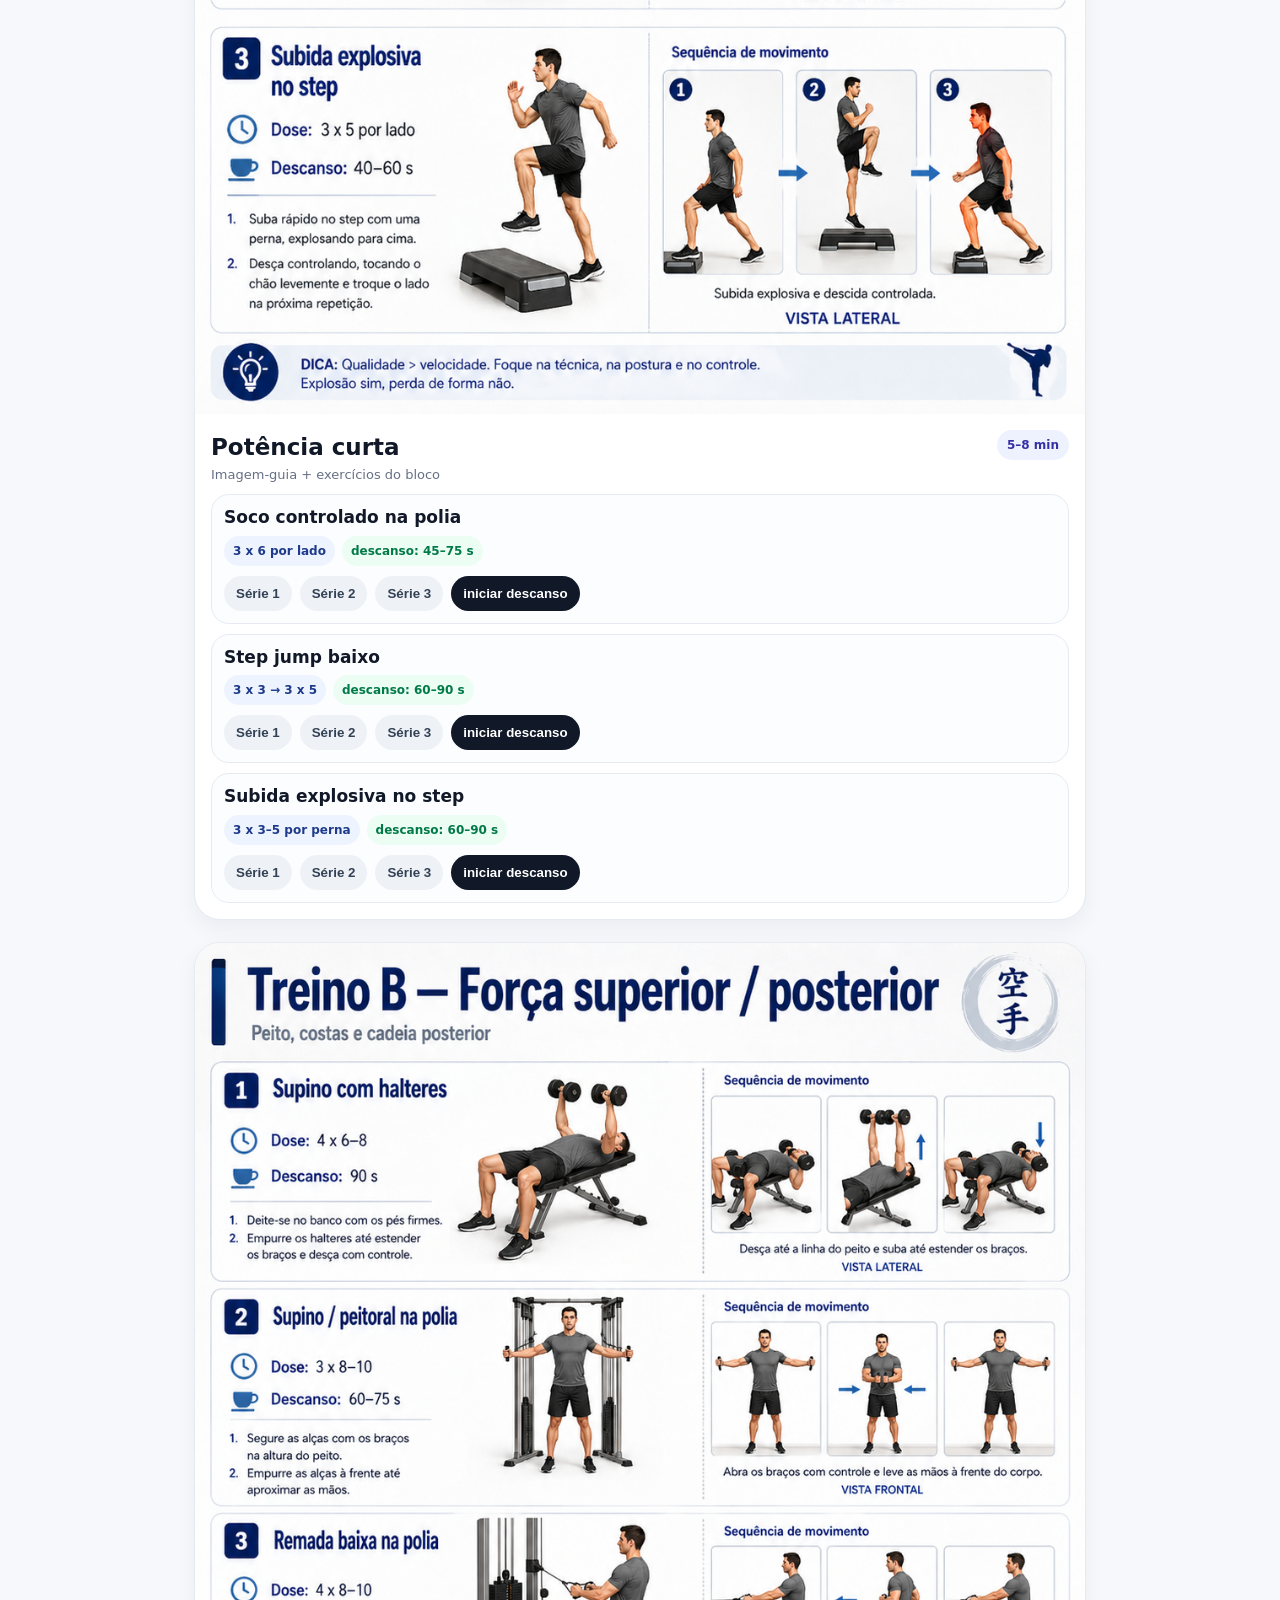
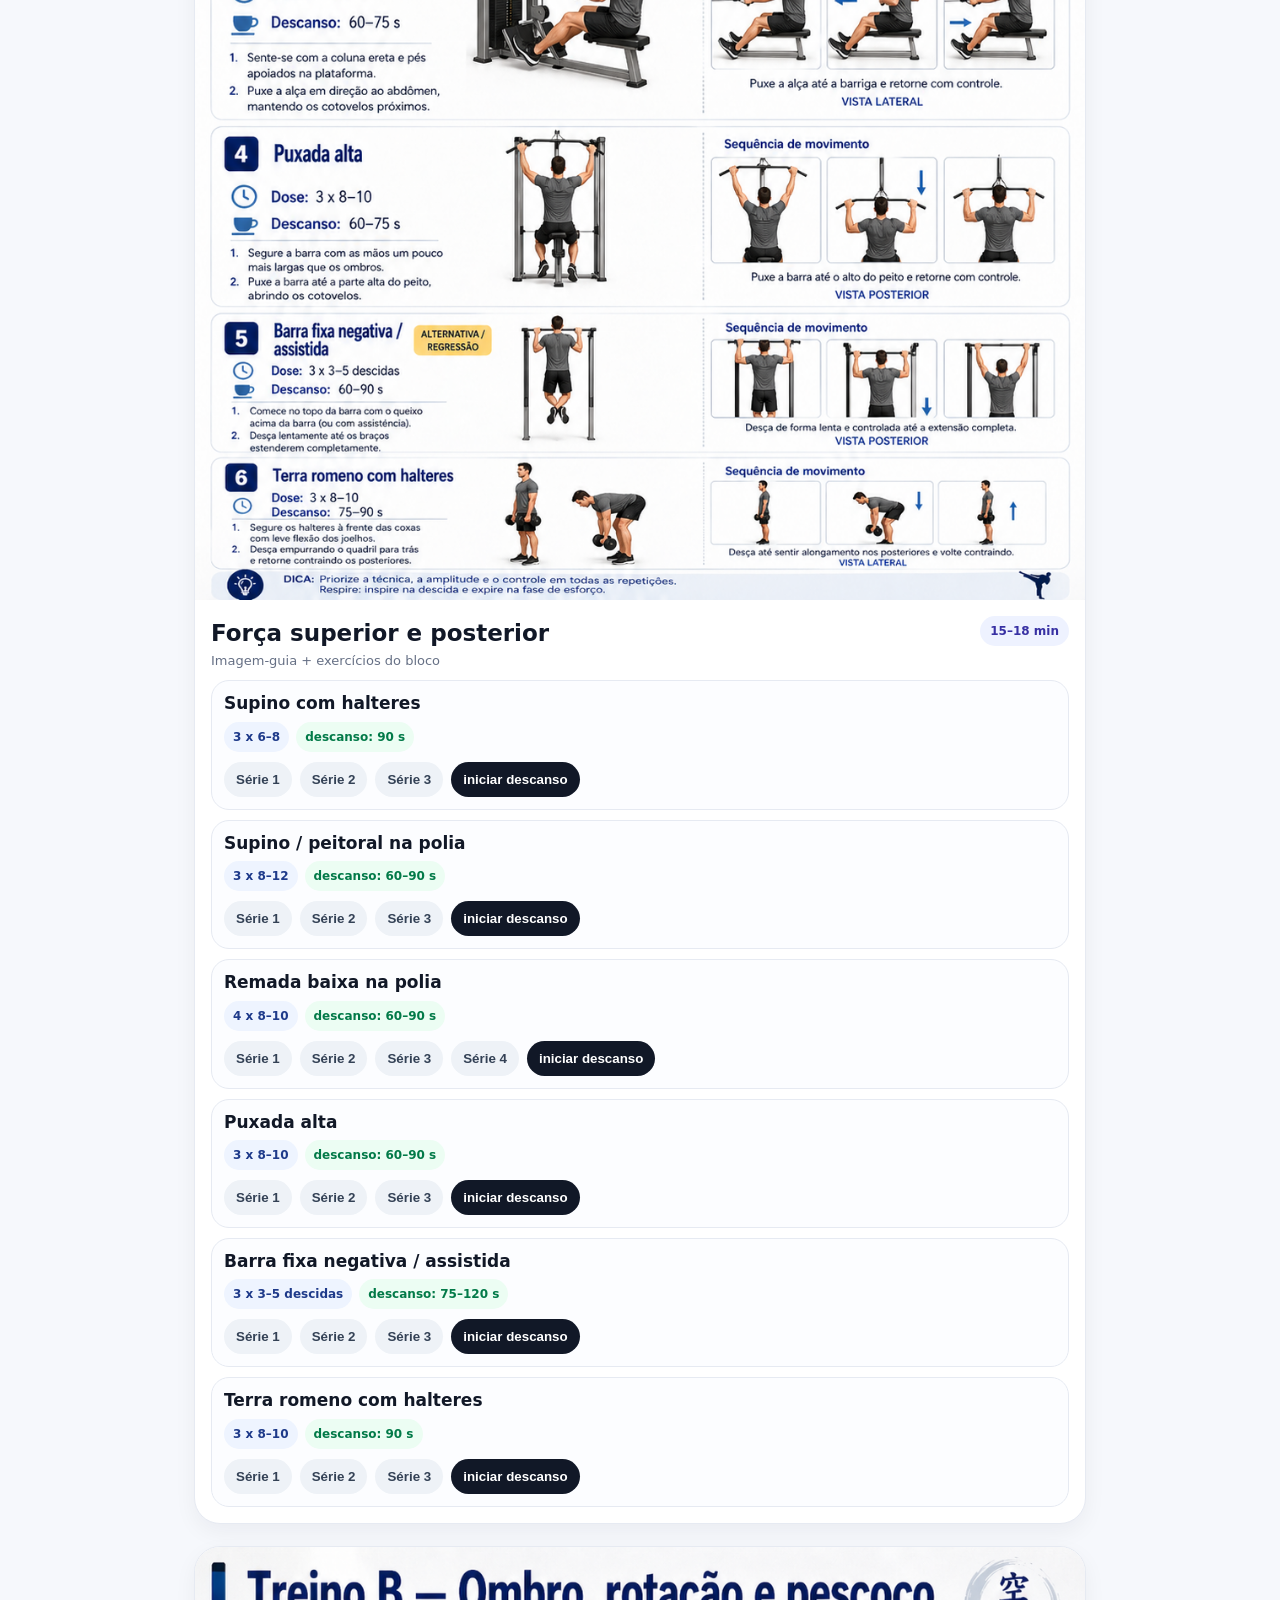
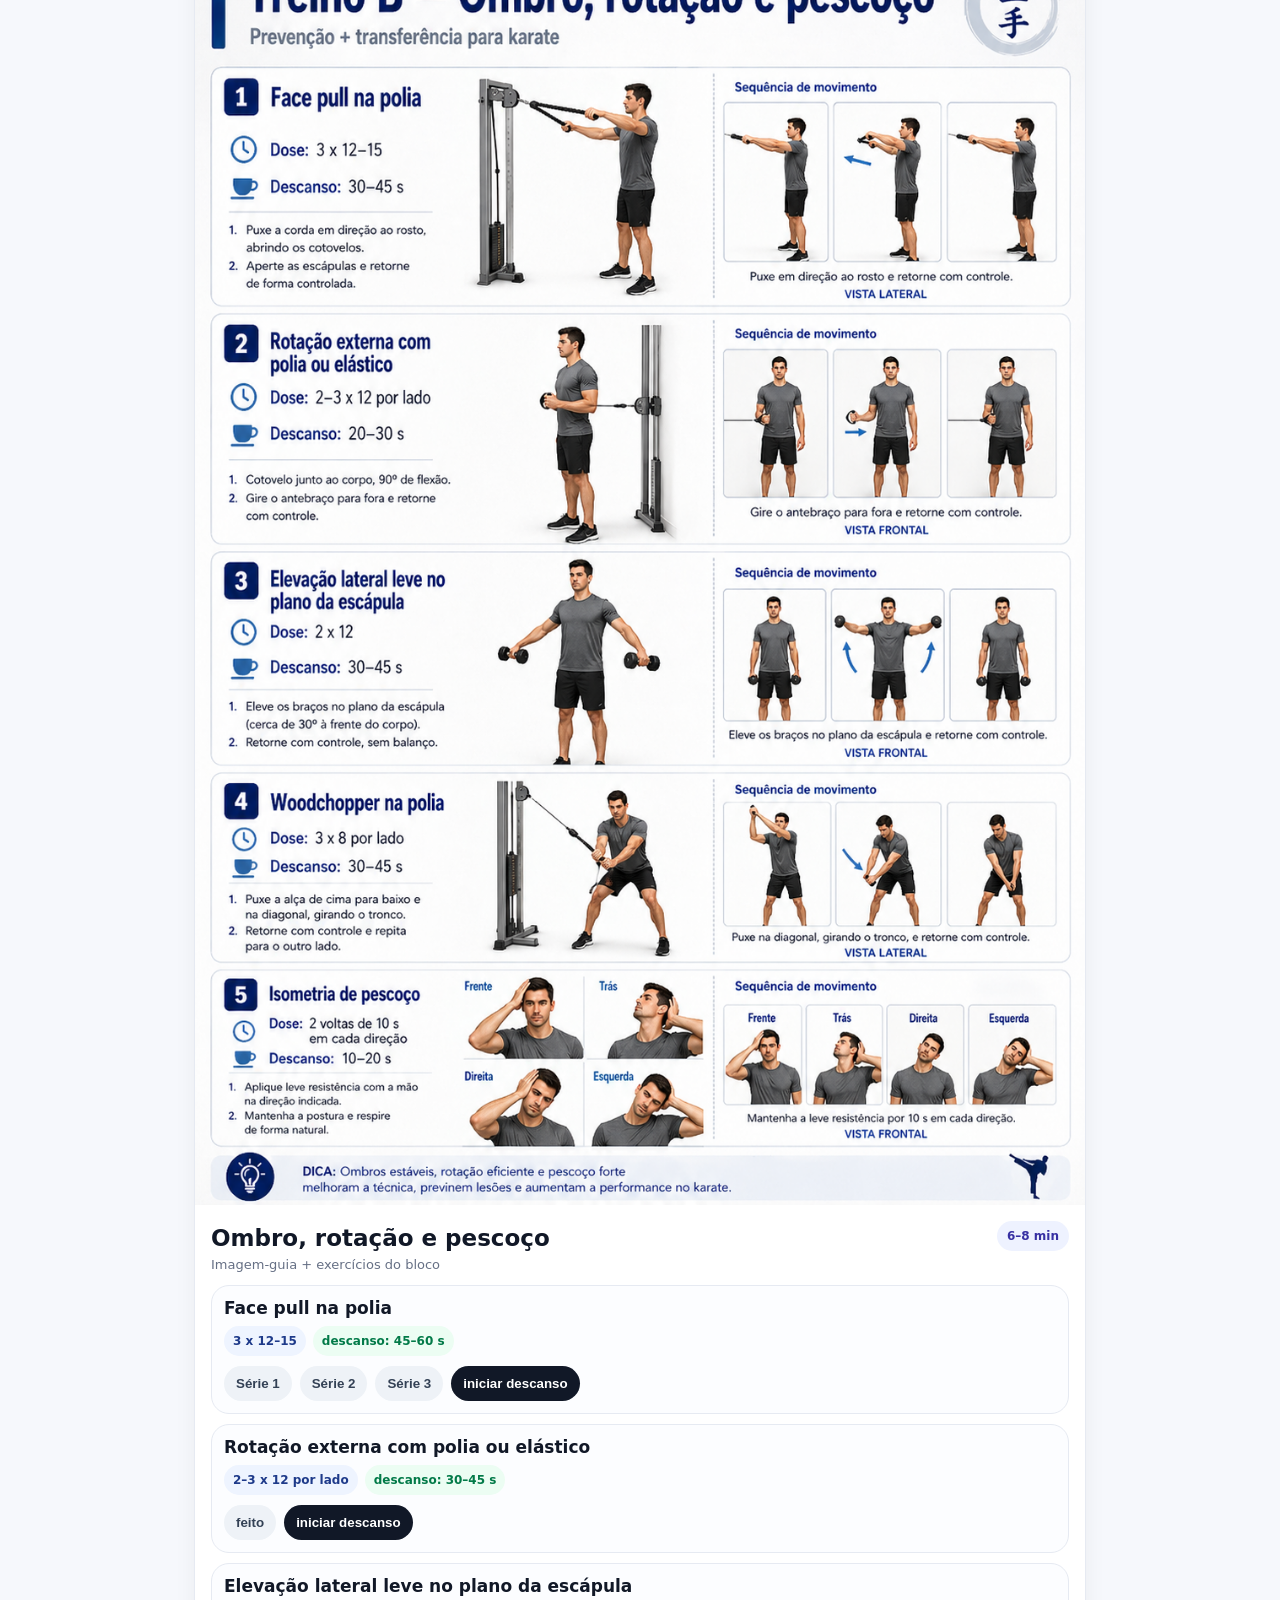
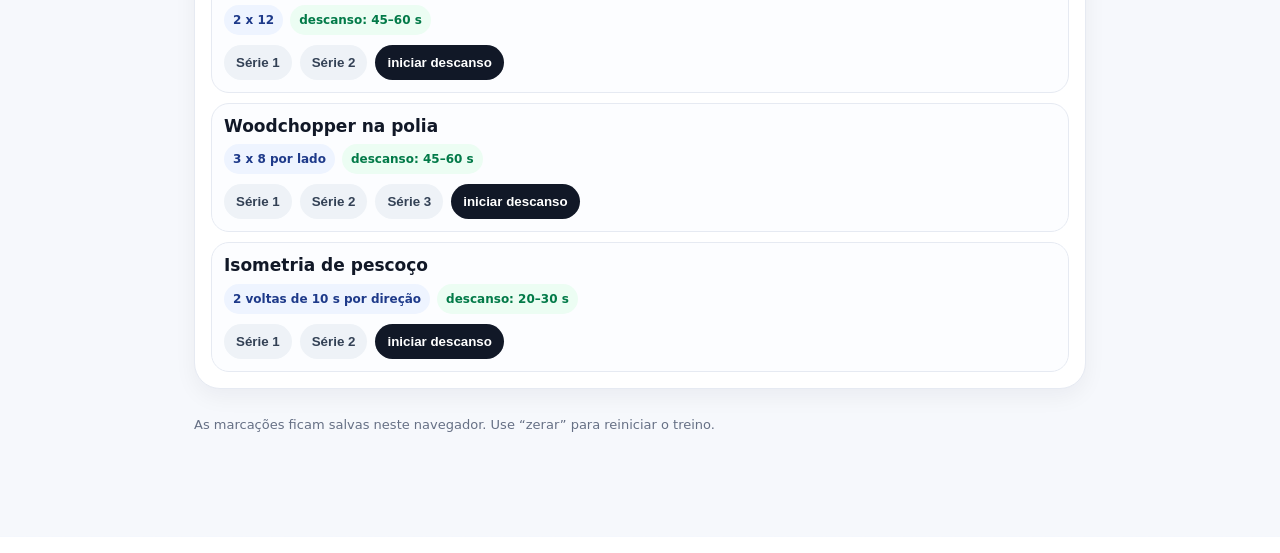
<file: treino-b.html>
<!doctype html><html lang="pt-br"><head><meta charset="utf-8"><meta name="viewport" content="width=device-width, initial-scale=1"><title>Treino B — karate</title><link rel="stylesheet" href="styles.css"></head><body data-page="treino-b"><div class="topbar"><div class="topbar-inner"><a class="navbtn" href="index.html">← início</a><a class="navbtn" href="#aquecimento">Aquecimento</a><a class="navbtn" href="#potencia-curta">Potência curta</a><a class="navbtn" href="#forca-superior-e-posterior">Força superior e posterior</a><a class="navbtn" href="#ombro-rotacao-e-pescoco">Ombro, rotação e pescoço</a><button class="navbtn resetbtn reset-all" type="button">zerar</button></div></div><main class="page"><header class="hero"><span class="eyebrow">30–40 min</span><h1>Treino B</h1><p class="lead"><b>Superior, ombro, lombar, rotação e potência</b><br>Complementa kata e kumite: potência curta, ombro saudável, costas fortes e rotação.</p></header><section class="section" id="aquecimento"><img src="assets/treino-b-1.png" alt="Aquecimento"><div class="section-body"><div class="section-head"><div><h2>Aquecimento</h2><div class="muted">Imagem-guia + exercícios do bloco</div></div><span class="badge">3–5 min</span></div><div class="list"><article class="item" data-id="bike-ou-esteira-leve-1"><div class="item-top"><div><h3>Bike ou esteira leve</h3><div class="meta"><span class="pill dose">3 min</span><span class="pill rest">descanso: sem descanso</span></div></div></div><div class="checkrow"><button class="setbtn" type="button">feito</button><button class="timerbtn" type="button" data-seconds="45">iniciar descanso</button></div></article><article class="item" data-id="rotacao-externa-de-ombro-sem-carga-2"><div class="item-top"><div><h3>Rotação externa de ombro sem carga</h3><div class="meta"><span class="pill dose">15 por lado</span><span class="pill rest">descanso: troca de lado</span></div></div></div><div class="checkrow"><button class="setbtn" type="button">feito</button><button class="timerbtn" type="button" data-seconds="45">iniciar descanso</button></div></article><article class="item" data-id="retracao-escapular-3"><div class="item-top"><div><h3>Retração escapular</h3><div class="meta"><span class="pill dose">15 reps</span><span class="pill rest">descanso: sem descanso</span></div></div></div><div class="checkrow"><button class="setbtn" type="button">feito</button><button class="timerbtn" type="button" data-seconds="45">iniciar descanso</button></div></article><article class="item" data-id="mobilidade-toracica-livro-aberto-4"><div class="item-top"><div><h3>Mobilidade torácica — livro aberto</h3><div class="meta"><span class="pill dose">8 por lado</span><span class="pill rest">descanso: troca de lado</span></div></div></div><div class="checkrow"><button class="setbtn" type="button">feito</button><button class="timerbtn" type="button" data-seconds="45">iniciar descanso</button></div></article><article class="item" data-id="ponte-de-gluteo-5"><div class="item-top"><div><h3>Ponte de glúteo</h3><div class="meta"><span class="pill dose">15 reps</span><span class="pill rest">descanso: 20–30 s</span></div></div></div><div class="checkrow"><button class="setbtn" type="button">feito</button><button class="timerbtn" type="button" data-seconds="30">iniciar descanso</button></div></article></div></div></section><section class="section" id="potencia-curta"><img src="assets/treino-b-2.png" alt="Potência curta"><div class="section-body"><div class="section-head"><div><h2>Potência curta</h2><div class="muted">Imagem-guia + exercícios do bloco</div></div><span class="badge">5–8 min</span></div><div class="list"><article class="item" data-id="soco-controlado-na-polia-6"><div class="item-top"><div><h3>Soco controlado na polia</h3><div class="meta"><span class="pill dose">3 x 6 por lado</span><span class="pill rest">descanso: 45–75 s</span></div></div></div><div class="checkrow"><button class="setbtn" type="button">Série 1</button><button class="setbtn" type="button">Série 2</button><button class="setbtn" type="button">Série 3</button><button class="timerbtn" type="button" data-seconds="75">iniciar descanso</button></div></article><article class="item" data-id="step-jump-baixo-7"><div class="item-top"><div><h3>Step jump baixo</h3><div class="meta"><span class="pill dose">3 x 3 → 3 x 5</span><span class="pill rest">descanso: 60–90 s</span></div></div></div><div class="checkrow"><button class="setbtn" type="button">Série 1</button><button class="setbtn" type="button">Série 2</button><button class="setbtn" type="button">Série 3</button><button class="timerbtn" type="button" data-seconds="90">iniciar descanso</button></div></article><article class="item" data-id="subida-explosiva-no-step-8"><div class="item-top"><div><h3>Subida explosiva no step</h3><div class="meta"><span class="pill dose">3 x 3–5 por perna</span><span class="pill rest">descanso: 60–90 s</span></div></div></div><div class="checkrow"><button class="setbtn" type="button">Série 1</button><button class="setbtn" type="button">Série 2</button><button class="setbtn" type="button">Série 3</button><button class="timerbtn" type="button" data-seconds="90">iniciar descanso</button></div></article></div></div></section><section class="section" id="forca-superior-e-posterior"><img src="assets/treino-b-3.png" alt="Força superior e posterior"><div class="section-body"><div class="section-head"><div><h2>Força superior e posterior</h2><div class="muted">Imagem-guia + exercícios do bloco</div></div><span class="badge">15–18 min</span></div><div class="list"><article class="item" data-id="supino-com-halteres-9"><div class="item-top"><div><h3>Supino com halteres</h3><div class="meta"><span class="pill dose">3 x 6–8</span><span class="pill rest">descanso: 90 s</span></div></div></div><div class="checkrow"><button class="setbtn" type="button">Série 1</button><button class="setbtn" type="button">Série 2</button><button class="setbtn" type="button">Série 3</button><button class="timerbtn" type="button" data-seconds="90">iniciar descanso</button></div></article><article class="item" data-id="supino-peitoral-na-polia-10"><div class="item-top"><div><h3>Supino / peitoral na polia</h3><div class="meta"><span class="pill dose">3 x 8–12</span><span class="pill rest">descanso: 60–90 s</span></div></div></div><div class="checkrow"><button class="setbtn" type="button">Série 1</button><button class="setbtn" type="button">Série 2</button><button class="setbtn" type="button">Série 3</button><button class="timerbtn" type="button" data-seconds="90">iniciar descanso</button></div></article><article class="item" data-id="remada-baixa-na-polia-11"><div class="item-top"><div><h3>Remada baixa na polia</h3><div class="meta"><span class="pill dose">4 x 8–10</span><span class="pill rest">descanso: 60–90 s</span></div></div></div><div class="checkrow"><button class="setbtn" type="button">Série 1</button><button class="setbtn" type="button">Série 2</button><button class="setbtn" type="button">Série 3</button><button class="setbtn" type="button">Série 4</button><button class="timerbtn" type="button" data-seconds="90">iniciar descanso</button></div></article><article class="item" data-id="puxada-alta-12"><div class="item-top"><div><h3>Puxada alta</h3><div class="meta"><span class="pill dose">3 x 8–10</span><span class="pill rest">descanso: 60–90 s</span></div></div></div><div class="checkrow"><button class="setbtn" type="button">Série 1</button><button class="setbtn" type="button">Série 2</button><button class="setbtn" type="button">Série 3</button><button class="timerbtn" type="button" data-seconds="90">iniciar descanso</button></div></article><article class="item" data-id="barra-fixa-negativa-assistida-13"><div class="item-top"><div><h3>Barra fixa negativa / assistida</h3><div class="meta"><span class="pill dose">3 x 3–5 descidas</span><span class="pill rest">descanso: 75–120 s</span></div></div></div><div class="checkrow"><button class="setbtn" type="button">Série 1</button><button class="setbtn" type="button">Série 2</button><button class="setbtn" type="button">Série 3</button><button class="timerbtn" type="button" data-seconds="120">iniciar descanso</button></div></article><article class="item" data-id="terra-romeno-com-halteres-14"><div class="item-top"><div><h3>Terra romeno com halteres</h3><div class="meta"><span class="pill dose">3 x 8–10</span><span class="pill rest">descanso: 90 s</span></div></div></div><div class="checkrow"><button class="setbtn" type="button">Série 1</button><button class="setbtn" type="button">Série 2</button><button class="setbtn" type="button">Série 3</button><button class="timerbtn" type="button" data-seconds="90">iniciar descanso</button></div></article></div></div></section><section class="section" id="ombro-rotacao-e-pescoco"><img src="assets/treino-b-4.png" alt="Ombro, rotação e pescoço"><div class="section-body"><div class="section-head"><div><h2>Ombro, rotação e pescoço</h2><div class="muted">Imagem-guia + exercícios do bloco</div></div><span class="badge">6–8 min</span></div><div class="list"><article class="item" data-id="face-pull-na-polia-15"><div class="item-top"><div><h3>Face pull na polia</h3><div class="meta"><span class="pill dose">3 x 12–15</span><span class="pill rest">descanso: 45–60 s</span></div></div></div><div class="checkrow"><button class="setbtn" type="button">Série 1</button><button class="setbtn" type="button">Série 2</button><button class="setbtn" type="button">Série 3</button><button class="timerbtn" type="button" data-seconds="60">iniciar descanso</button></div></article><article class="item" data-id="rotacao-externa-com-polia-ou-elastico-16"><div class="item-top"><div><h3>Rotação externa com polia ou elástico</h3><div class="meta"><span class="pill dose">2–3 x 12 por lado</span><span class="pill rest">descanso: 30–45 s</span></div></div></div><div class="checkrow"><button class="setbtn" type="button">feito</button><button class="timerbtn" type="button" data-seconds="45">iniciar descanso</button></div></article><article class="item" data-id="elevacao-lateral-leve-no-plano-da-escapula-17"><div class="item-top"><div><h3>Elevação lateral leve no plano da escápula</h3><div class="meta"><span class="pill dose">2 x 12</span><span class="pill rest">descanso: 45–60 s</span></div></div></div><div class="checkrow"><button class="setbtn" type="button">Série 1</button><button class="setbtn" type="button">Série 2</button><button class="timerbtn" type="button" data-seconds="60">iniciar descanso</button></div></article><article class="item" data-id="woodchopper-na-polia-18"><div class="item-top"><div><h3>Woodchopper na polia</h3><div class="meta"><span class="pill dose">3 x 8 por lado</span><span class="pill rest">descanso: 45–60 s</span></div></div></div><div class="checkrow"><button class="setbtn" type="button">Série 1</button><button class="setbtn" type="button">Série 2</button><button class="setbtn" type="button">Série 3</button><button class="timerbtn" type="button" data-seconds="60">iniciar descanso</button></div></article><article class="item" data-id="isometria-de-pescoco-19"><div class="item-top"><div><h3>Isometria de pescoço</h3><div class="meta"><span class="pill dose">2 voltas de 10 s por direção</span><span class="pill rest">descanso: 20–30 s</span></div></div></div><div class="checkrow"><button class="setbtn" type="button">Série 1</button><button class="setbtn" type="button">Série 2</button><button class="timerbtn" type="button" data-seconds="30">iniciar descanso</button></div></article></div></div></section><p class="footer">As marcações ficam salvas neste navegador. Use “zerar” para reiniciar o treino.</p></main><div class="timer"><div>Descanso<br><strong id="timerValue">45s</strong></div><button id="closeTimer" type="button">fechar</button></div><script src="app.js"></script></body></html>
</file>
<file: styles.css>
:root{--bg:#f6f8fc;--paper:#fff;--ink:#111827;--muted:#667085;--line:#e6eaf2;--shadow:0 12px 32px rgba(15,23,42,.08)}
*{box-sizing:border-box}html{scroll-behavior:smooth}body{margin:0;font:16px/1.5 system-ui,-apple-system,Segoe UI,Roboto,Arial,sans-serif;background:linear-gradient(180deg,#eef4ff 0%,#f6f8fc 220px,#f6f8fc 100%);color:var(--ink)}
a{color:inherit;text-decoration:none}.page{max-width:920px;margin:0 auto;padding:16px 14px 90px}
.hero{background:var(--paper);border:1px solid var(--line);border-radius:26px;padding:22px;box-shadow:var(--shadow)}
.eyebrow{display:inline-flex;background:#e7efff;color:#1849a9;border-radius:999px;padding:6px 10px;font-size:12px;font-weight:800;text-transform:uppercase;letter-spacing:.05em}
h1{font-size:clamp(30px,8vw,46px);line-height:1.02;margin:12px 0 8px;letter-spacing:-.04em}.lead{margin:0;color:var(--muted)}
.quick{display:grid;grid-template-columns:repeat(2,1fr);gap:10px;margin-top:18px}.quick div{background:#f8fbff;border:1px solid var(--line);border-radius:18px;padding:12px}.quick b{display:block;font-size:18px}.quick span{color:var(--muted);font-size:13px}
.home-grid{display:grid;gap:14px;margin-top:18px}.home-card{display:block;background:var(--paper);border:1px solid var(--line);border-radius:24px;padding:16px;box-shadow:0 8px 22px rgba(15,23,42,.05)}.home-card img{width:100%;display:block;border-radius:16px;border:1px solid var(--line);margin-bottom:12px}.home-card h2{margin:0 0 6px;font-size:24px}.home-card p{margin:0 0 6px;color:var(--muted)}.go{display:inline-flex;background:#111827;color:#fff;border-radius:999px;padding:9px 13px;font-weight:800;margin-top:8px}
.topbar{position:sticky;top:0;z-index:10;margin:-16px -14px 16px;padding:10px 14px;background:rgba(246,248,252,.88);backdrop-filter:blur(10px);border-bottom:1px solid var(--line)}.topbar-inner{max-width:920px;margin:0 auto;display:flex;gap:8px;overflow:auto}.navbtn{white-space:nowrap;background:#fff;border:1px solid var(--line);border-radius:999px;padding:9px 12px;font-weight:800;font-size:14px}
.section{margin-top:22px;background:var(--paper);border:1px solid var(--line);border-radius:26px;overflow:hidden;box-shadow:0 8px 22px rgba(15,23,42,.05)}.section img{width:100%;display:block;background:#fff}.section-body{padding:16px}.section-head{display:flex;justify-content:space-between;gap:12px;align-items:flex-start;margin-bottom:10px}.section-head h2{margin:0;font-size:23px}.badge{display:inline-flex;background:#eef2ff;color:#3730a3;border-radius:999px;padding:6px 10px;font-size:12px;font-weight:800}
.list{display:grid;gap:10px}.item{border:1px solid var(--line);border-radius:18px;padding:12px;background:#fcfdff}.item-top{display:flex;gap:8px;align-items:flex-start;justify-content:space-between}.item h3{margin:0;font-size:17px;line-height:1.2}.muted{color:var(--muted);font-size:13px}.meta{display:flex;gap:7px;flex-wrap:wrap;margin-top:8px}.pill{display:inline-flex;border-radius:999px;padding:6px 9px;font-size:12px;font-weight:800}.dose{background:#eef4ff;color:#1e3a8a}.rest{background:#ecfdf3;color:#027a48}
.checkrow{display:flex;gap:8px;flex-wrap:wrap;margin-top:10px}.setbtn,.timerbtn,.resetbtn{border:0;border-radius:999px;padding:10px 12px;font-weight:800;cursor:pointer}.setbtn{background:#eef2f7;color:#334155}.setbtn.on{background:#dcfce7;color:#166534}.timerbtn{background:#111827;color:#fff}.resetbtn{background:#fee2e2;color:#991b1b}
.item.done{opacity:.68}.timer{position:fixed;left:14px;right:14px;bottom:14px;display:none;align-items:center;justify-content:space-between;gap:12px;background:#111827;color:#fff;border-radius:22px;padding:14px;box-shadow:0 18px 42px rgba(0,0,0,.24)}.timer.show{display:flex}.timer strong{font-size:28px}.timer button{border:0;border-radius:999px;padding:10px 12px;font-weight:800}
.footer{color:var(--muted);font-size:13px;margin-top:26px}
@media(min-width:760px){.quick{grid-template-columns:repeat(4,1fr)}.home-grid{grid-template-columns:repeat(2,1fr)}}
</file>
